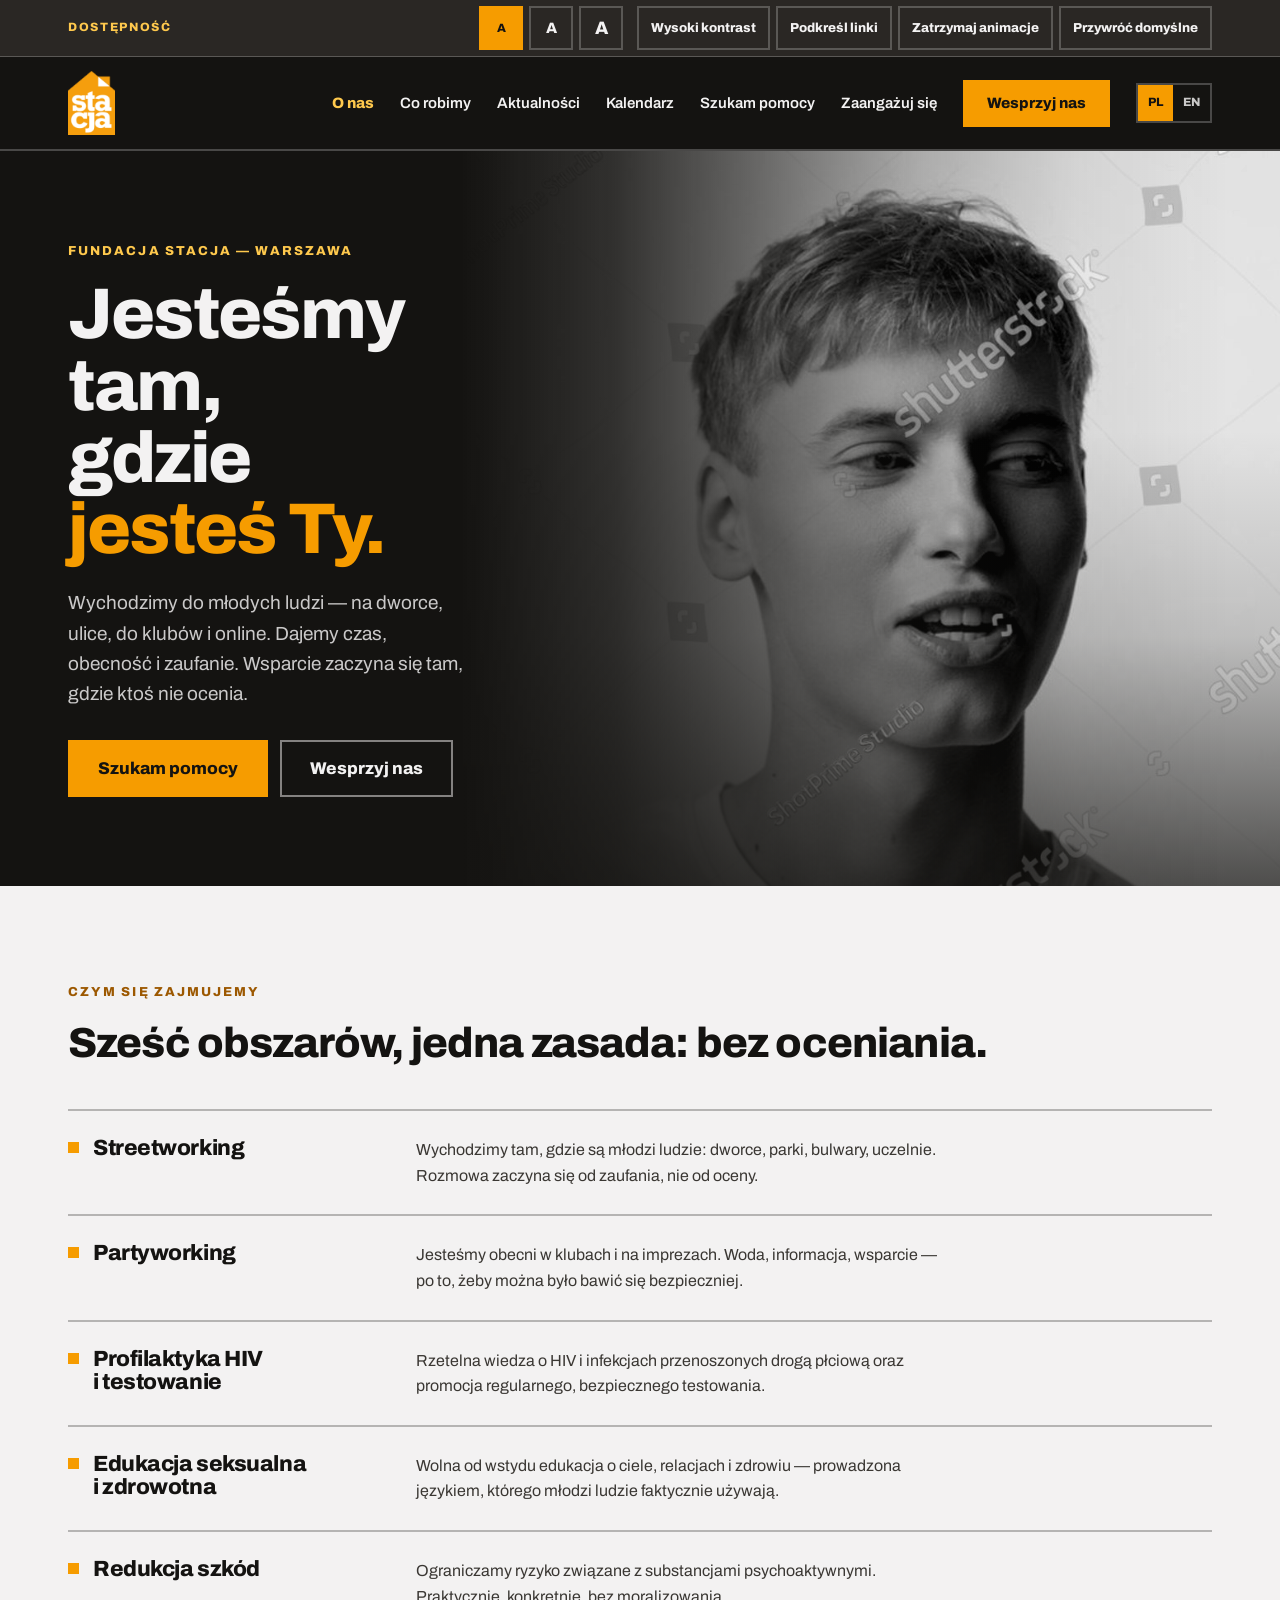
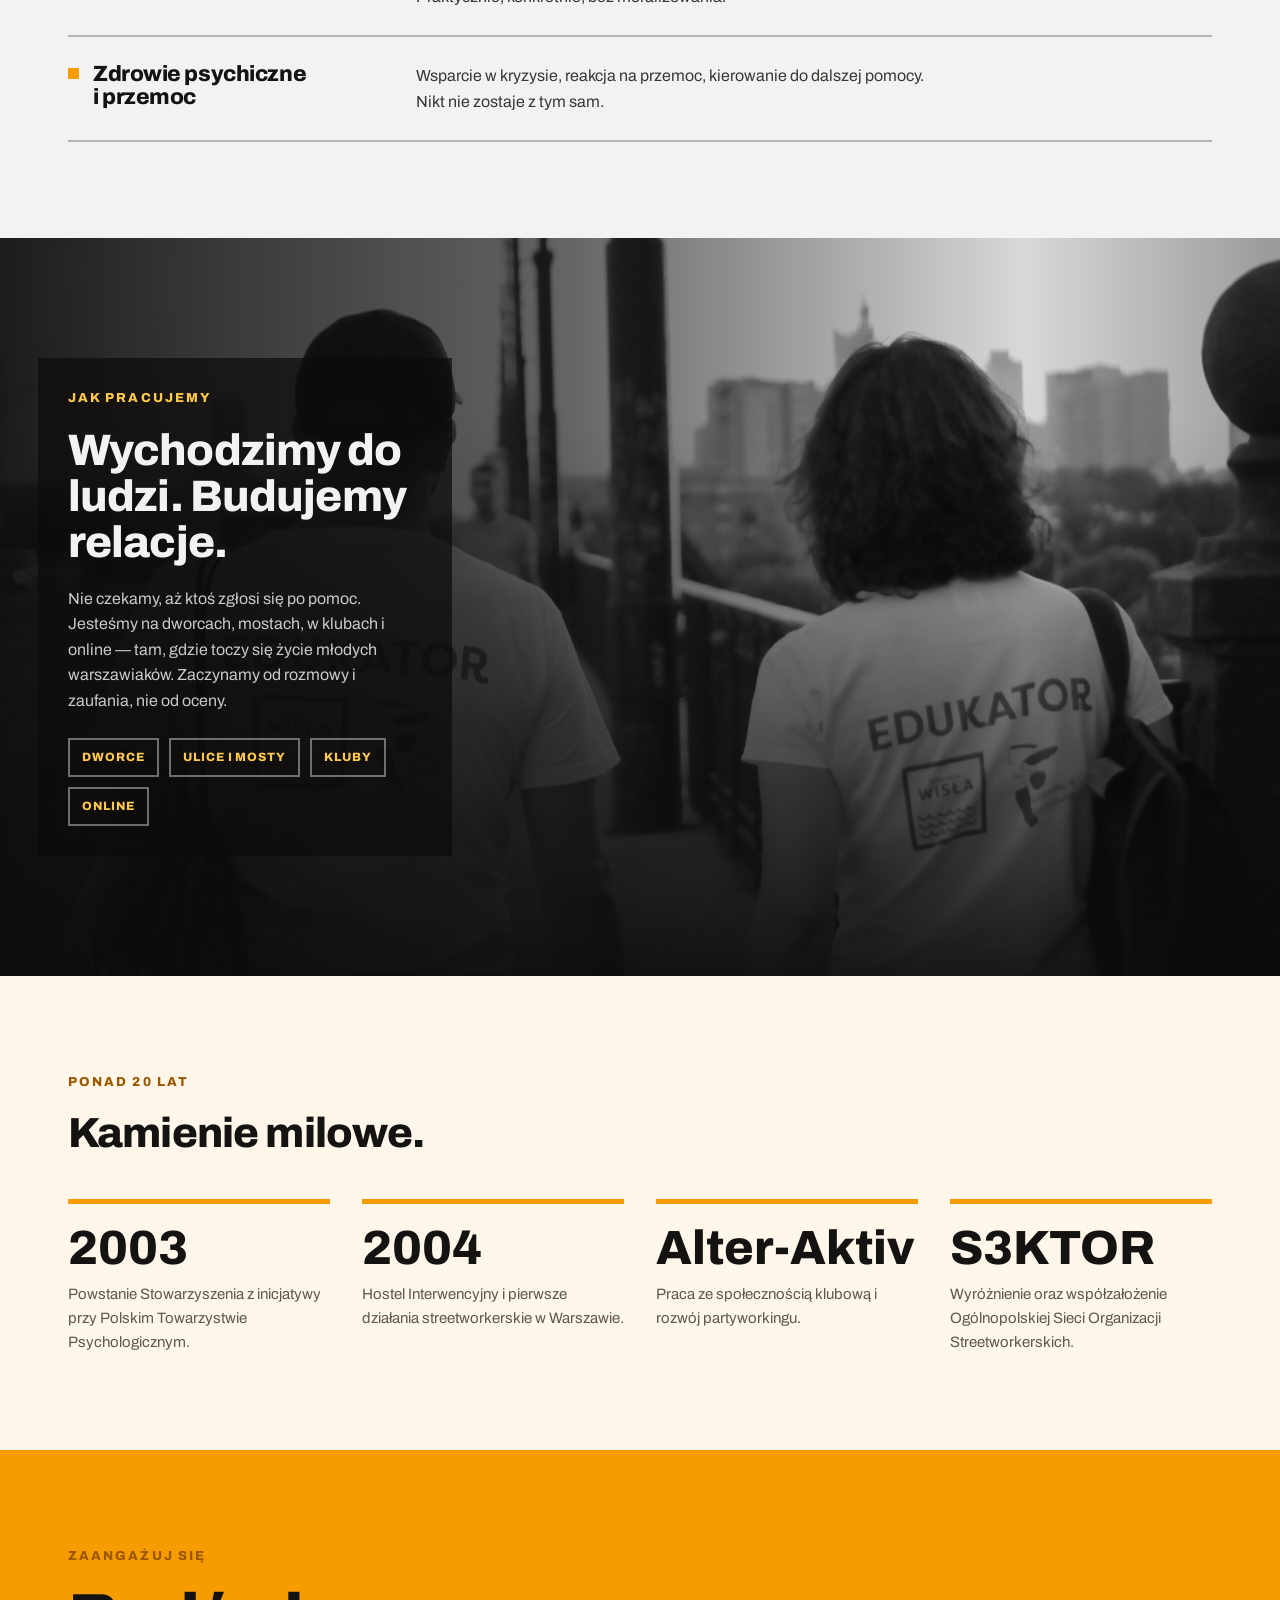
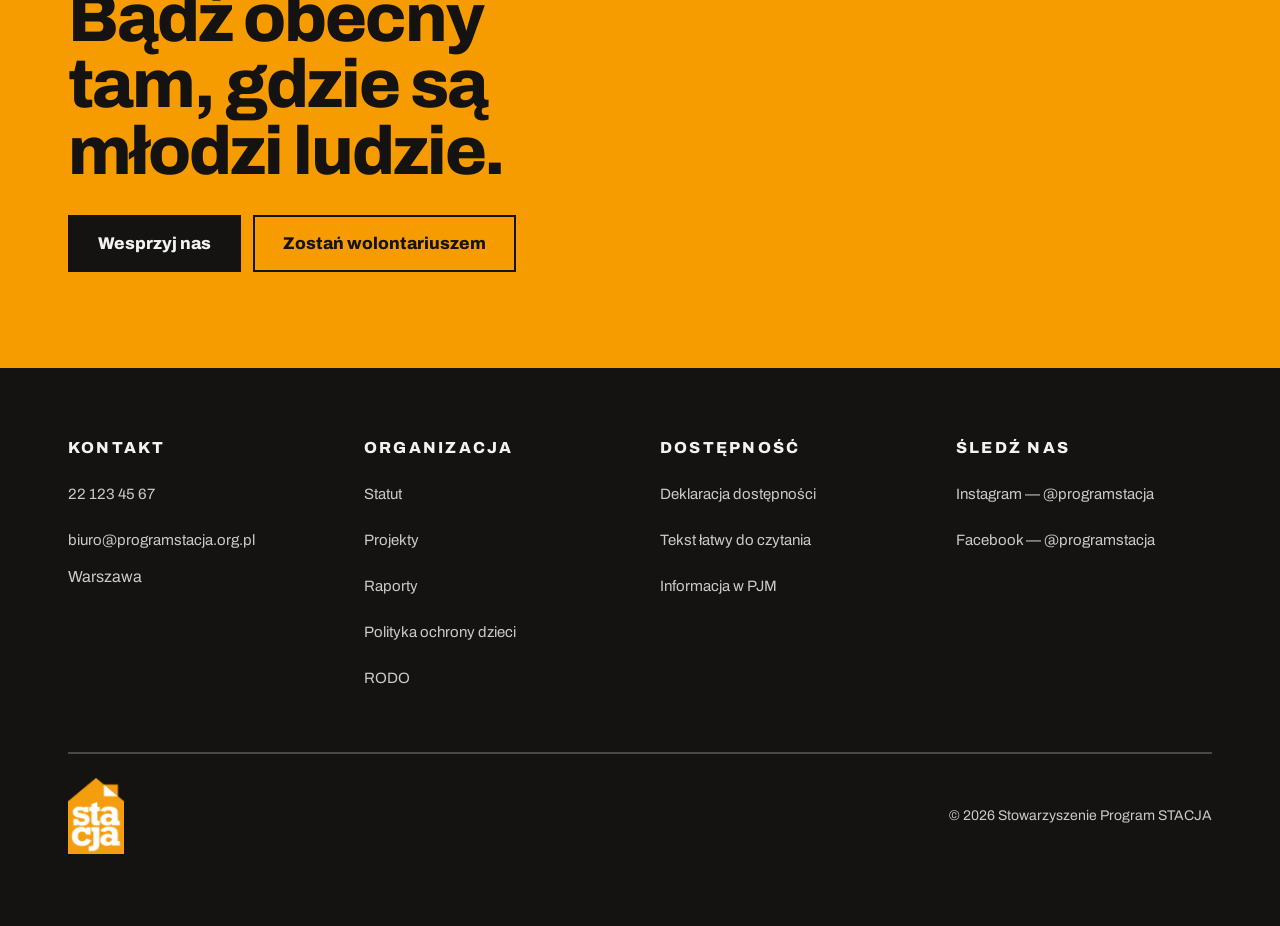
<file: index.html>
<!DOCTYPE html>
<html lang="pl">
<head>
<meta charset="utf-8">
<meta name="viewport" content="width=device-width, initial-scale=1">
<title>Program STACJA — jesteśmy tam, gdzie jesteś ty</title>
<meta name="description" content="Stowarzyszenie Program STACJA. Streetworking, partyworking i wsparcie młodych ludzi w Warszawie od 2003 roku. Bez oceniania.">
<link rel="stylesheet" href="assets/css/stacja.css">
</head>
<body>

<a class="skip" href="#main">Przejdź do treści</a>

<!-- ===== Pasek dostępności ===== -->
<div class="a11y">
  <div class="a11y__inner">
    <span class="a11y__label" id="a11y-label">Dostępność</span>

    <div class="a11y__group" role="group" aria-labelledby="a11y-size-label">
      <span class="sr-only" id="a11y-size-label">Rozmiar tekstu</span>
      <button type="button" class="a11y__btn a11y__btn--a1" data-a11y-size="1" aria-pressed="true">A<span class="sr-only"> — rozmiar standardowy</span></button>
      <button type="button" class="a11y__btn a11y__btn--a2" data-a11y-size="2" aria-pressed="false">A<span class="sr-only"> — tekst powiększony o jedną czwartą</span></button>
      <button type="button" class="a11y__btn a11y__btn--a3" data-a11y-size="3" aria-pressed="false">A<span class="sr-only"> — tekst powiększony o połowę</span></button>
    </div>

    <div class="a11y__group">
      <button type="button" class="a11y__btn" data-a11y="contrast" aria-pressed="false">Wysoki kontrast</button>
      <button type="button" class="a11y__btn" data-a11y="underline" aria-pressed="false">Podkreśl linki</button>
      <button type="button" class="a11y__btn" data-a11y="motion" aria-pressed="false">Zatrzymaj animacje</button>
      <button type="button" class="a11y__btn" data-a11y="reset">Przywróć domyślne</button>
    </div>
  </div>
</div>

<!-- ===== Nawigacja ===== -->
<header>
<nav class="nav" aria-label="Nawigacja główna">
  <div class="nav__inner">
    <a class="nav__brand" href="index.html">
      <img src="assets/img/logo-stacja.png" alt="Program STACJA — strona główna">
    </a>

    <button type="button" class="nav__toggle" aria-expanded="false" aria-controls="nav-panel">
      <span class="bars" aria-hidden="true"></span>
      <span class="nav__toggle-text">Menu</span>
    </button>

    <div class="nav__panel" id="nav-panel">
      <ul class="nav__list">
        <li><a class="nav__link" href="index.html" aria-current="page">O nas</a></li>
        <li><a class="nav__link" href="index.html#obszary">Co robimy</a></li>
        <li><a class="nav__link" href="aktualnosci.html">Aktualności</a></li>
        <li><a class="nav__link" href="kalendarz.html">Kalendarz</a></li>
        <li><a class="nav__link" href="szukam-pomocy.html">Szukam pomocy</a></li>
        <li><a class="nav__link" href="wesprzyj.html">Zaangażuj się</a></li>
      </ul>
      <div class="nav__extras">
        <a class="btn btn--fill" href="wesprzyj.html">Wesprzyj nas</a>
        <div class="lang">
          <a href="#" aria-current="true" lang="pl">PL</a>
          <a href="#" lang="en" hreflang="en"><span class="sr-only">Switch to English — </span>EN</a>
        </div>
      </div>
    </div>
  </div>
</nav>
</header>

<main id="main">

<!-- ===== Hero ===== -->
<section class="hero">
  <div class="hero__media">
    <div class="hero__photo" role="img" aria-label="Portret młodej osoby patrzącej w bok"></div>
    <div class="hero__fade" aria-hidden="true"></div>
  </div>
  <div class="hero__inner">
    <div class="hero__text">
      <span class="eyebrow eyebrow--on-dark">Fundacja Stacja — Warszawa</span>
      <h1>Jesteśmy tam,<br>gdzie <em>jesteś&nbsp;Ty.</em></h1>
      <p class="hero__lead">Wychodzimy do młodych ludzi — na dworce, ulice, do klubów i online. Dajemy czas, obecność i zaufanie. Wsparcie zaczyna się tam, gdzie ktoś nie ocenia.</p>
      <div class="hero__cta">
        <a class="btn btn--fill btn--lg" href="szukam-pomocy.html">Szukam pomocy</a>
        <a class="btn btn--ghost-dark btn--lg" href="wesprzyj.html">Wesprzyj nas</a>
      </div>
    </div>
  </div>
</section>

<!-- ===== Obszary działań ===== -->
<section class="section" id="obszary" aria-labelledby="obszary-h">
  <div class="wrap">
    <div class="section__head">
      <span class="eyebrow">Czym się zajmujemy</span>
      <h2 id="obszary-h">Sześć obszarów, jedna zasada: bez oceniania.</h2>
    </div>

    <div class="rows">
      <article class="row">
        <h3>Streetworking</h3>
        <p>Wychodzimy tam, gdzie są młodzi ludzie: dworce, parki, bulwary, uczelnie. Rozmowa zaczyna się od zaufania, nie od oceny.</p>
      </article>
      <article class="row">
        <h3>Partyworking</h3>
        <p>Jesteśmy obecni w klubach i na imprezach. Woda, informacja, wsparcie — po to, żeby można było bawić się bezpieczniej.</p>
      </article>
      <article class="row">
        <h3>Profilaktyka HIV i testowanie</h3>
        <p>Rzetelna wiedza o HIV i infekcjach przenoszonych drogą płciową oraz promocja regularnego, bezpiecznego testowania.</p>
      </article>
      <article class="row">
        <h3>Edukacja seksualna i zdrowotna</h3>
        <p>Wolna od wstydu edukacja o ciele, relacjach i zdrowiu — prowadzona językiem, którego młodzi ludzie faktycznie używają.</p>
      </article>
      <article class="row">
        <h3>Redukcja szkód</h3>
        <p>Ograniczamy ryzyko związane z substancjami psychoaktywnymi. Praktycznie, konkretnie, bez moralizowania.</p>
      </article>
      <article class="row">
        <h3>Zdrowie psychiczne i przemoc</h3>
        <p>Wsparcie w kryzysie, reakcja na przemoc, kierowanie do dalszej pomocy. Nikt nie zostaje z tym sam.</p>
      </article>
    </div>
  </div>
</section>

<!-- ===== Jak pracujemy ===== -->
<section class="band" aria-labelledby="jak-h">
  <div class="band__photo" role="img" aria-label="Edukatorzy STACJI podczas pracy w terenie na moście, w tle panorama Warszawy"></div>
  <div class="band__veil" aria-hidden="true"></div>
  <div class="band__inner">
    <div class="band__plate">
      <span class="eyebrow eyebrow--on-dark">Jak pracujemy</span>
      <h2 id="jak-h">Wychodzimy do ludzi. Budujemy relacje.</h2>
      <p>Nie czekamy, aż ktoś zgłosi się po pomoc. Jesteśmy na dworcach, mostach, w klubach i online — tam, gdzie toczy się życie młodych warszawiaków. Zaczynamy od rozmowy i zaufania, nie od oceny.</p>
      <ul class="tags" aria-label="Miejsca, w których pracujemy">
        <li class="tag">Dworce</li>
        <li class="tag">Ulice i mosty</li>
        <li class="tag">Kluby</li>
        <li class="tag">Online</li>
      </ul>
    </div>
  </div>
</section>

<!-- ===== Ponad 20 lat ===== -->
<section class="section section--warm" aria-labelledby="lata-h">
  <div class="wrap">
    <div class="section__head">
      <span class="eyebrow">Ponad 20 lat</span>
      <h2 id="lata-h">Kamienie milowe.</h2>
    </div>
    <ol class="stats">
      <li class="stat">
        <div class="stat__n">2003</div>
        <p class="stat__d">Powstanie Stowarzyszenia z inicjatywy przy Polskim Towarzystwie Psychologicznym.</p>
      </li>
      <li class="stat">
        <div class="stat__n">2004</div>
        <p class="stat__d">Hostel Interwencyjny i pierwsze działania streetworkerskie w Warszawie.</p>
      </li>
      <li class="stat">
        <div class="stat__n">Alter-Aktiv</div>
        <p class="stat__d">Praca ze społecznością klubową i rozwój partyworkingu.</p>
      </li>
      <li class="stat">
        <div class="stat__n">S3KTOR</div>
        <p class="stat__d">Wyróżnienie oraz współzałożenie Ogólnopolskiej Sieci Organizacji Streetworkerskich.</p>
      </li>
    </ol>
  </div>
</section>

<!-- ===== CTA ===== -->
<section class="section cta" aria-labelledby="cta-h">
  <div class="wrap">
    <span class="eyebrow">Zaangażuj się</span>
    <h2 id="cta-h">Bądź obecny tam, gdzie są młodzi ludzie.</h2>
    <div class="hero__cta">
      <a class="btn btn--fill btn--lg" href="wesprzyj.html">Wesprzyj nas</a>
      <a class="btn btn--ghost btn--lg" href="wesprzyj.html#wolontariat">Zostań wolontariuszem</a>
    </div>
  </div>
</section>

</main>

<!-- ===== Stopka ===== -->
<footer class="foot">
  <div class="wrap">
    <div class="foot__grid">
      <div>
        <h2>Kontakt</h2>
        <ul class="foot__links">
          <li><a href="tel:+48221234567">22 123 45 67</a></li>
          <li><a href="mailto:biuro@programstacja.org.pl">biuro@programstacja.org.pl</a></li>
          <li>Warszawa</li>
        </ul>
      </div>
      <div>
        <h3>Organizacja</h3>
        <ul class="foot__links">
          <li><a href="#">Statut</a></li>
          <li><a href="#">Projekty</a></li>
          <li><a href="#">Raporty</a></li>
          <li><a href="#">Polityka ochrony dzieci</a></li>
          <li><a href="#">RODO</a></li>
        </ul>
      </div>
      <div>
        <h3>Dostępność</h3>
        <ul class="foot__links">
          <li><a href="#">Deklaracja dostępności</a></li>
          <li><a href="szukam-pomocy.html#etr">Tekst łatwy do czytania</a></li>
          <li><a href="szukam-pomocy.html#pjm">Informacja w PJM</a></li>
        </ul>
      </div>
      <div>
        <h3>Śledź nas</h3>
        <ul class="foot__links">
          <li><a href="#">Instagram — @programstacja</a></li>
          <li><a href="#">Facebook — @programstacja</a></li>
        </ul>
      </div>
    </div>

    <div class="foot__bar">
      <img class="foot__logo" src="assets/img/logo-stacja.png" alt="">
      <span>© 2026 Stowarzyszenie Program STACJA</span>
    </div>
  </div>
</footer>

<script src="assets/js/stacja.js"></script>
</body>
</html>
</file>
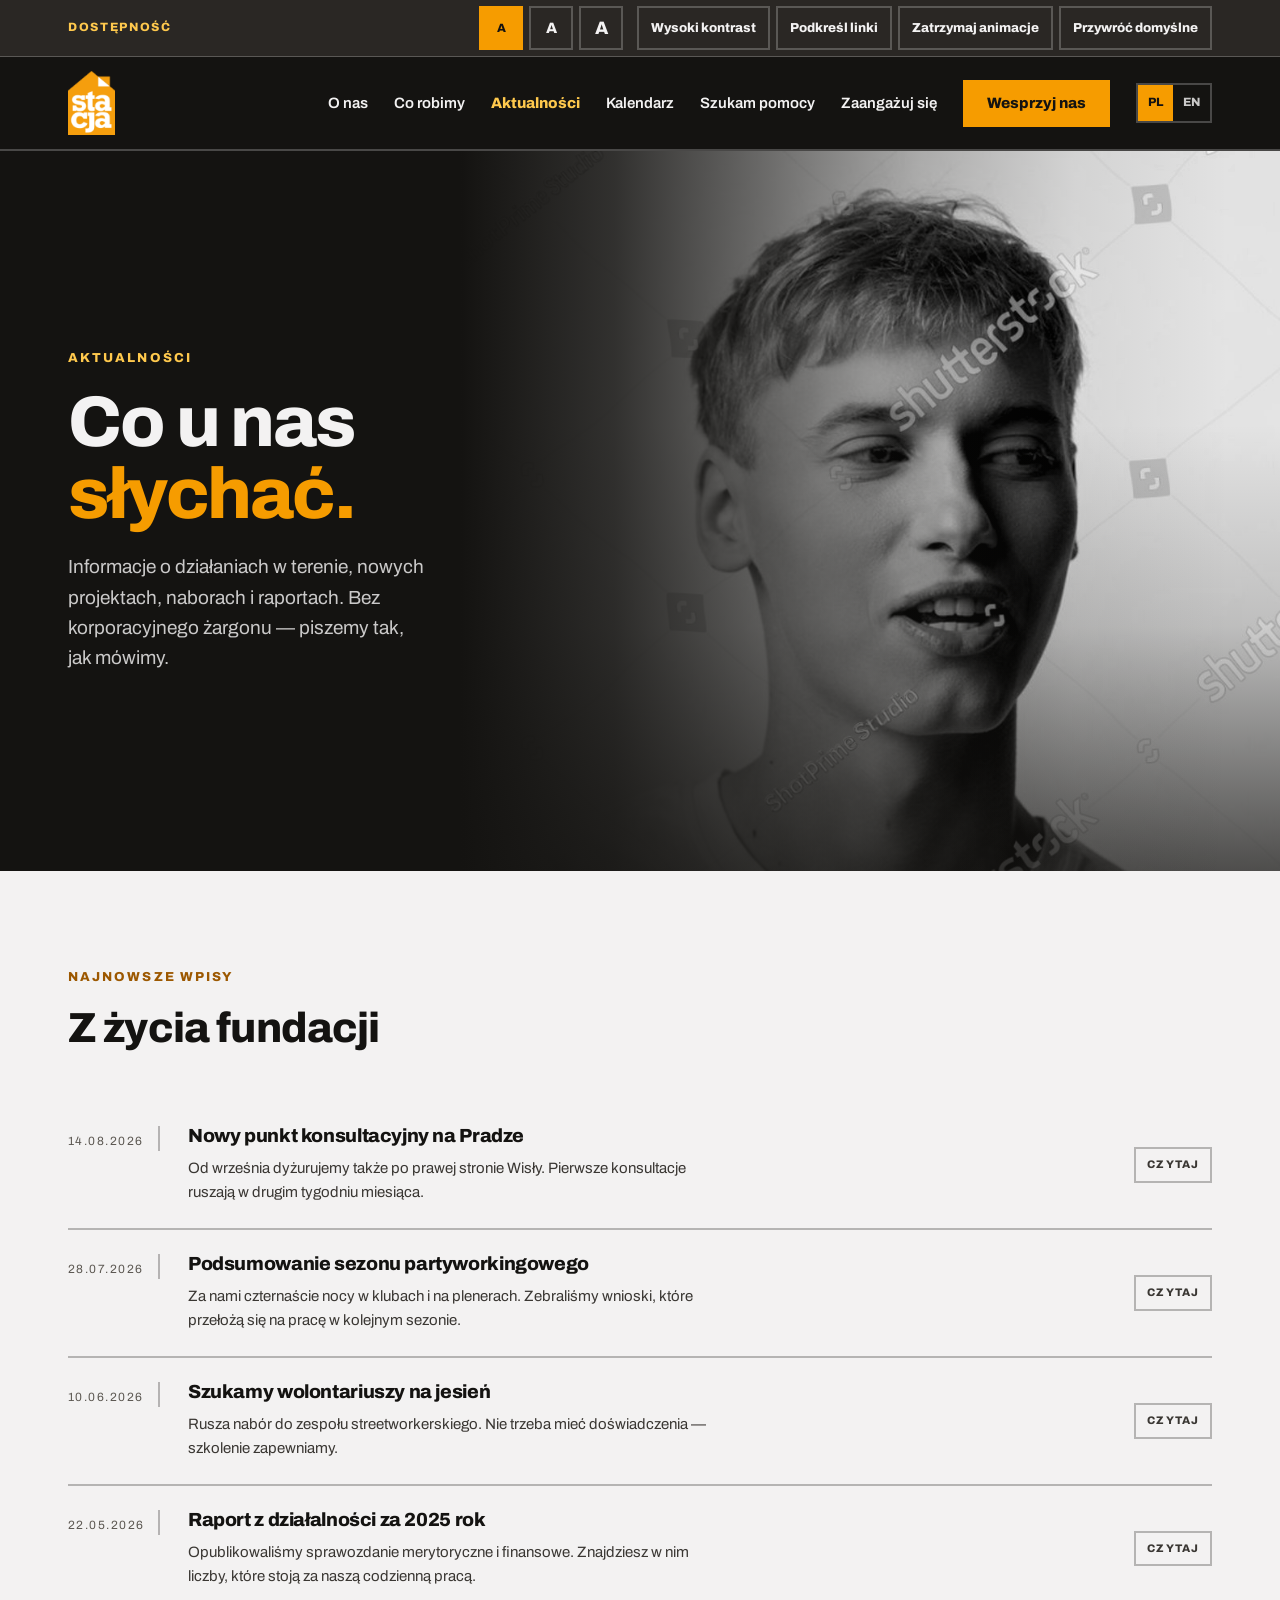
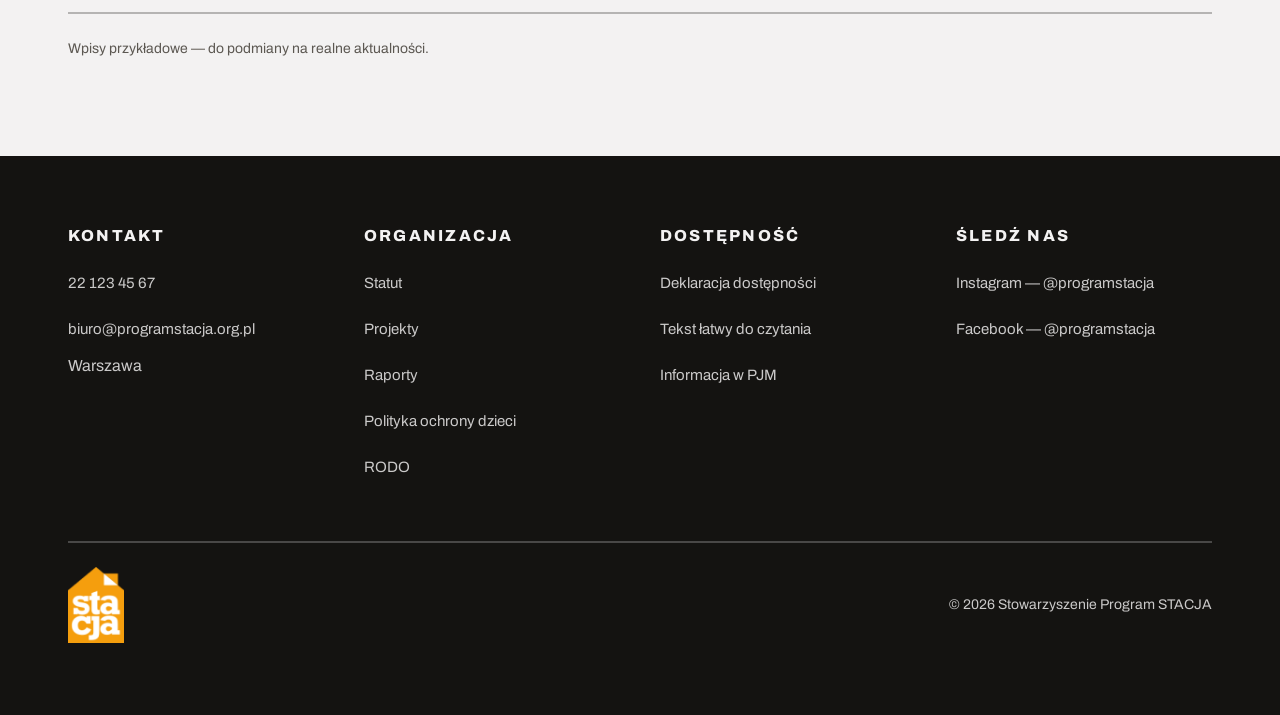
<file: aktualnosci.html>
<!DOCTYPE html>
<html lang="pl">
<head>
<meta charset="utf-8">
<meta name="viewport" content="width=device-width, initial-scale=1">
<title>Aktualności — Program STACJA</title>
<meta name="description" content="Aktualności Fundacji Stacja — informacje o działaniach, projektach i wydarzeniach.">
<link rel="stylesheet" href="assets/css/stacja.css">
</head>
<body>

<a class="skip" href="#main">Przejdź do treści</a>

<!-- ===== Pasek dostępności ===== -->
<div class="a11y">
  <div class="a11y__inner">
    <span class="a11y__label" id="a11y-label">Dostępność</span>

    <div class="a11y__group" role="group" aria-labelledby="a11y-size-label">
      <span class="sr-only" id="a11y-size-label">Rozmiar tekstu</span>
      <button type="button" class="a11y__btn a11y__btn--a1" data-a11y-size="1" aria-pressed="true">A<span class="sr-only"> — rozmiar standardowy</span></button>
      <button type="button" class="a11y__btn a11y__btn--a2" data-a11y-size="2" aria-pressed="false">A<span class="sr-only"> — tekst powiększony o jedną czwartą</span></button>
      <button type="button" class="a11y__btn a11y__btn--a3" data-a11y-size="3" aria-pressed="false">A<span class="sr-only"> — tekst powiększony o połowę</span></button>
    </div>

    <div class="a11y__group">
      <button type="button" class="a11y__btn" data-a11y="contrast" aria-pressed="false">Wysoki kontrast</button>
      <button type="button" class="a11y__btn" data-a11y="underline" aria-pressed="false">Podkreśl linki</button>
      <button type="button" class="a11y__btn" data-a11y="motion" aria-pressed="false">Zatrzymaj animacje</button>
      <button type="button" class="a11y__btn" data-a11y="reset">Przywróć domyślne</button>
    </div>
  </div>
</div>

<!-- ===== Nawigacja ===== -->
<header>
<nav class="nav" aria-label="Nawigacja główna">
  <div class="nav__inner">
    <a class="nav__brand" href="index.html">
      <img src="assets/img/logo-stacja.png" alt="Program STACJA — strona główna">
    </a>

    <button type="button" class="nav__toggle" aria-expanded="false" aria-controls="nav-panel">
      <span class="bars" aria-hidden="true"></span>
      <span class="nav__toggle-text">Menu</span>
    </button>

    <div class="nav__panel" id="nav-panel">
      <ul class="nav__list">
        <li><a class="nav__link" href="index.html">O nas</a></li>
        <li><a class="nav__link" href="index.html#obszary">Co robimy</a></li>
        <li><a class="nav__link" href="aktualnosci.html" aria-current="page">Aktualności</a></li>
        <li><a class="nav__link" href="kalendarz.html">Kalendarz</a></li>
        <li><a class="nav__link" href="szukam-pomocy.html">Szukam pomocy</a></li>
        <li><a class="nav__link" href="wesprzyj.html">Zaangażuj się</a></li>
      </ul>
      <div class="nav__extras">
        <a class="btn btn--fill" href="wesprzyj.html">Wesprzyj nas</a>
        <div class="lang">
          <a href="#" aria-current="true" lang="pl">PL</a>
          <a href="#" lang="en" hreflang="en"><span class="sr-only">Switch to English — </span>EN</a>
        </div>
      </div>
    </div>
  </div>
</nav>
</header>

<main id="main">

<section class="hero">
  <div class="hero__media">
    <div class="hero__photo" role="img" aria-label="Portret młodej osoby patrzącej w bok"></div>
    <div class="hero__fade" aria-hidden="true"></div>
  </div>
  <div class="hero__inner">
    <div class="hero__text">
      <span class="eyebrow eyebrow--on-dark">Aktualności</span>
      <h1>Co u nas <em>słychać.</em></h1>
      <p class="hero__lead">Informacje o działaniach w terenie, nowych projektach, naborach i raportach. Bez korporacyjnego żargonu — piszemy tak, jak mówimy.</p>
    </div>
  </div>
</section>

<section class="section" aria-labelledby="wpisy-h">
  <div class="wrap">
    <div class="section__head section__head--narrow">
      <span class="eyebrow">Najnowsze wpisy</span>
      <h2 id="wpisy-h">Z życia fundacji</h2>
    </div>

    <div class="day">
      <ul class="duties">
        <li class="duty">
          <div class="duty__date"><div class="duty__dow">14.08.2026</div></div>
          <div class="duty__body">
            <h3>Nowy punkt konsultacyjny na Pradze</h3>
            <p>Od września dyżurujemy także po prawej stronie Wisły. Pierwsze konsultacje ruszają w drugim tygodniu miesiąca.</p>
          </div>
          <span class="duty__kind">Czytaj</span>
        </li>
        <li class="duty">
          <div class="duty__date"><div class="duty__dow">28.07.2026</div></div>
          <div class="duty__body">
            <h3>Podsumowanie sezonu partyworkingowego</h3>
            <p>Za nami czternaście nocy w klubach i na plenerach. Zebraliśmy wnioski, które przełożą się na pracę w kolejnym sezonie.</p>
          </div>
          <span class="duty__kind">Czytaj</span>
        </li>
        <li class="duty">
          <div class="duty__date"><div class="duty__dow">10.06.2026</div></div>
          <div class="duty__body">
            <h3>Szukamy wolontariuszy na jesień</h3>
            <p>Rusza nabór do zespołu streetworkerskiego. Nie trzeba mieć doświadczenia — szkolenie zapewniamy.</p>
          </div>
          <span class="duty__kind">Czytaj</span>
        </li>
        <li class="duty">
          <div class="duty__date"><div class="duty__dow">22.05.2026</div></div>
          <div class="duty__body">
            <h3>Raport z działalności za 2025 rok</h3>
            <p>Opublikowaliśmy sprawozdanie merytoryczne i finansowe. Znajdziesz w nim liczby, które stoją za naszą codzienną pracą.</p>
          </div>
          <span class="duty__kind">Czytaj</span>
        </li>
      </ul>
    </div>

    <p style="margin-top:24px;font-size:.875rem;color:var(--tx-quiet);max-width:62ch">Wpisy przykładowe — do podmiany na realne aktualności.</p>
  </div>
</section>

</main>

<!-- ===== Stopka ===== -->
<footer class="foot">
  <div class="wrap">
    <div class="foot__grid">
      <div>
        <h2>Kontakt</h2>
        <ul class="foot__links">
          <li><a href="tel:+48221234567">22 123 45 67</a></li>
          <li><a href="mailto:biuro@programstacja.org.pl">biuro@programstacja.org.pl</a></li>
          <li>Warszawa</li>
        </ul>
      </div>
      <div>
        <h3>Organizacja</h3>
        <ul class="foot__links">
          <li><a href="#">Statut</a></li>
          <li><a href="#">Projekty</a></li>
          <li><a href="#">Raporty</a></li>
          <li><a href="#">Polityka ochrony dzieci</a></li>
          <li><a href="#">RODO</a></li>
        </ul>
      </div>
      <div>
        <h3>Dostępność</h3>
        <ul class="foot__links">
          <li><a href="#">Deklaracja dostępności</a></li>
          <li><a href="szukam-pomocy.html#etr">Tekst łatwy do czytania</a></li>
          <li><a href="szukam-pomocy.html#pjm">Informacja w PJM</a></li>
        </ul>
      </div>
      <div>
        <h3>Śledź nas</h3>
        <ul class="foot__links">
          <li><a href="#">Instagram — @programstacja</a></li>
          <li><a href="#">Facebook — @programstacja</a></li>
        </ul>
      </div>
    </div>

    <div class="foot__bar">
      <img class="foot__logo" src="assets/img/logo-stacja.png" alt="">
      <span>© 2026 Stowarzyszenie Program STACJA</span>
    </div>
  </div>
</footer>

<script src="assets/js/stacja.js"></script>
</body>
</html>
</file>
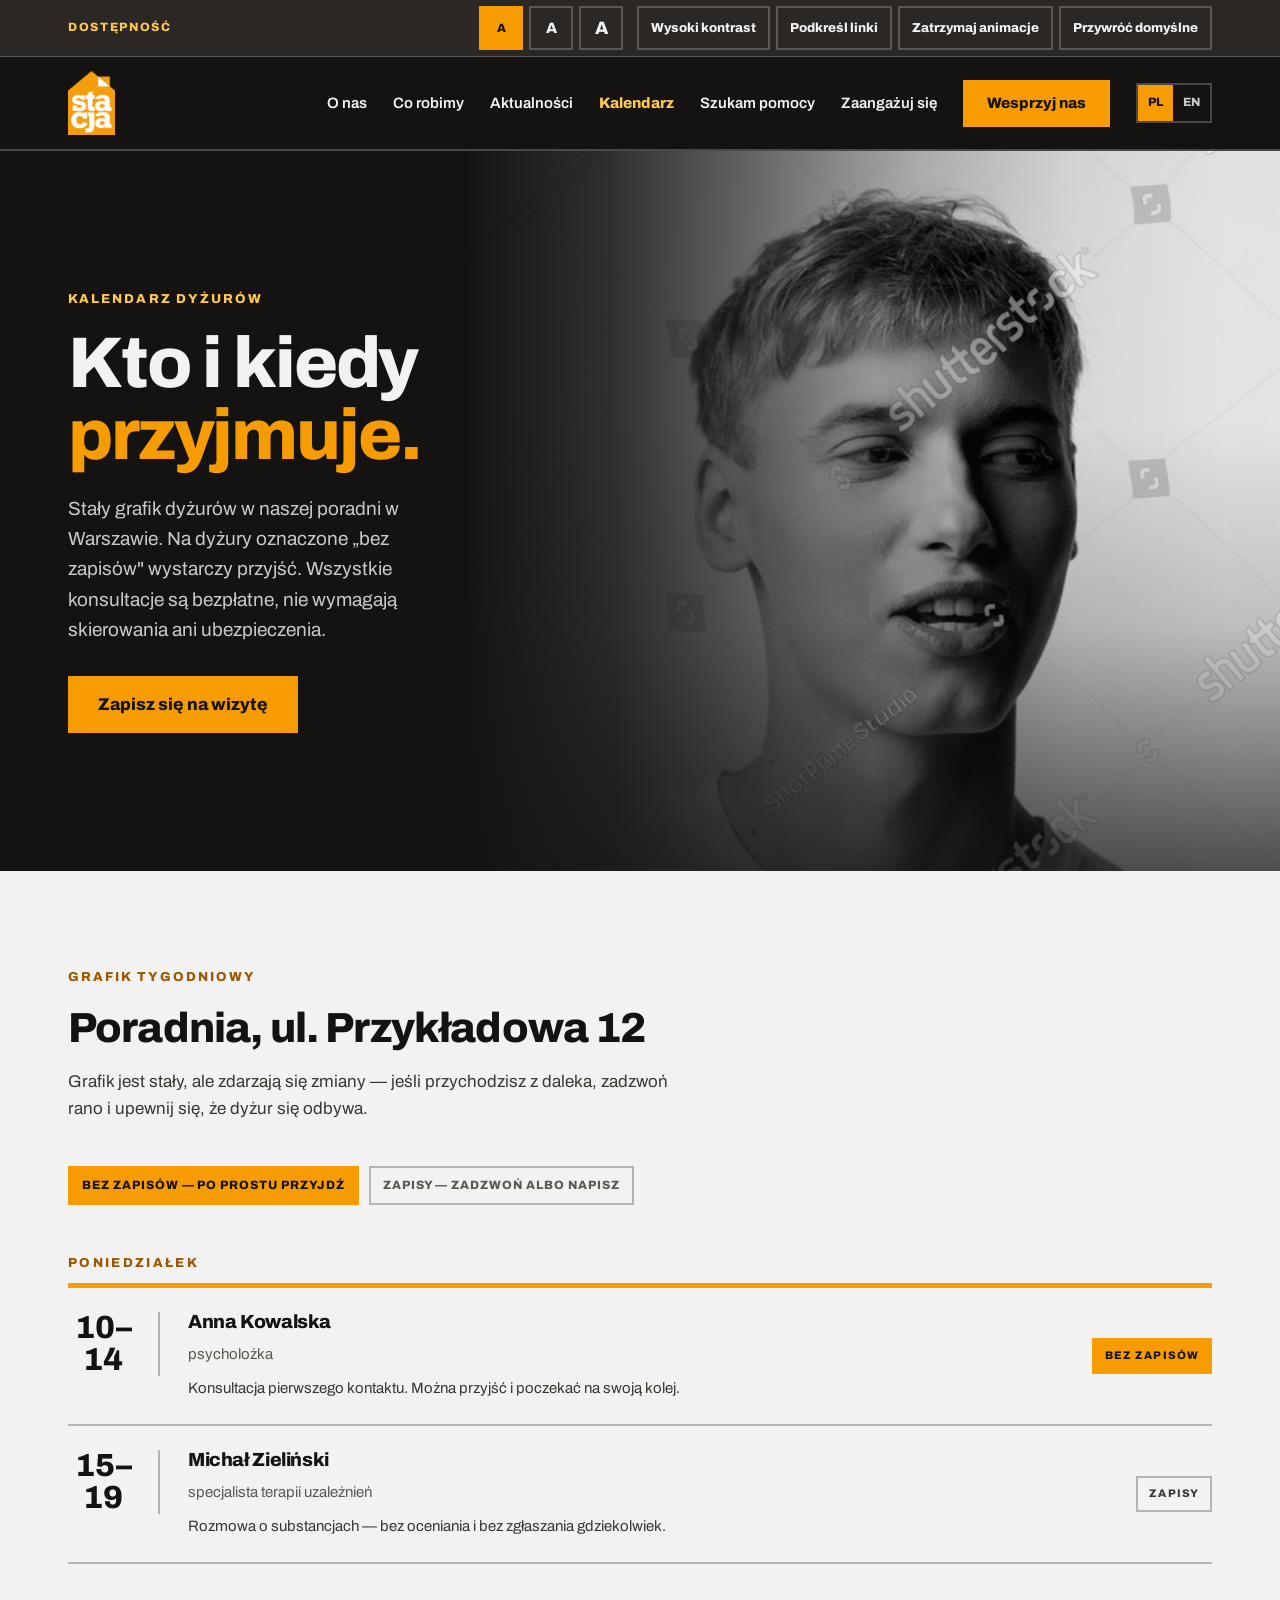
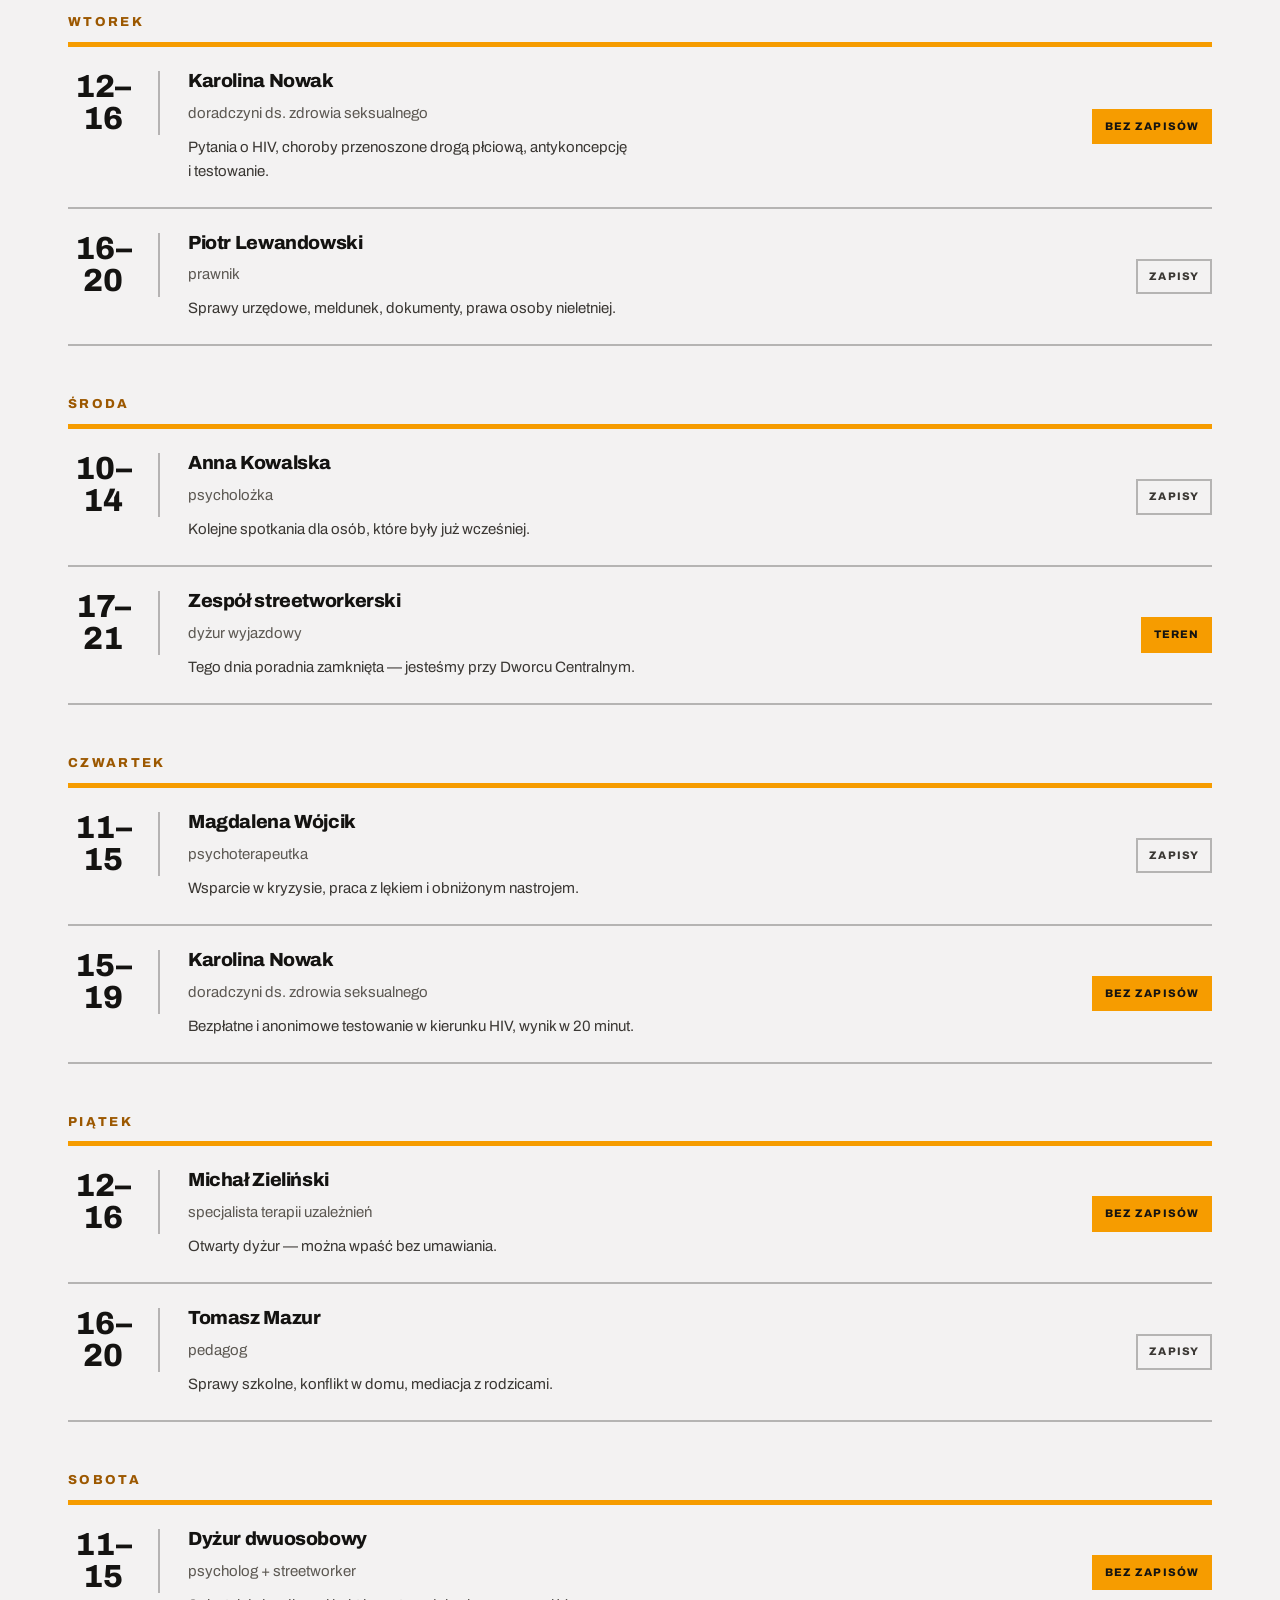
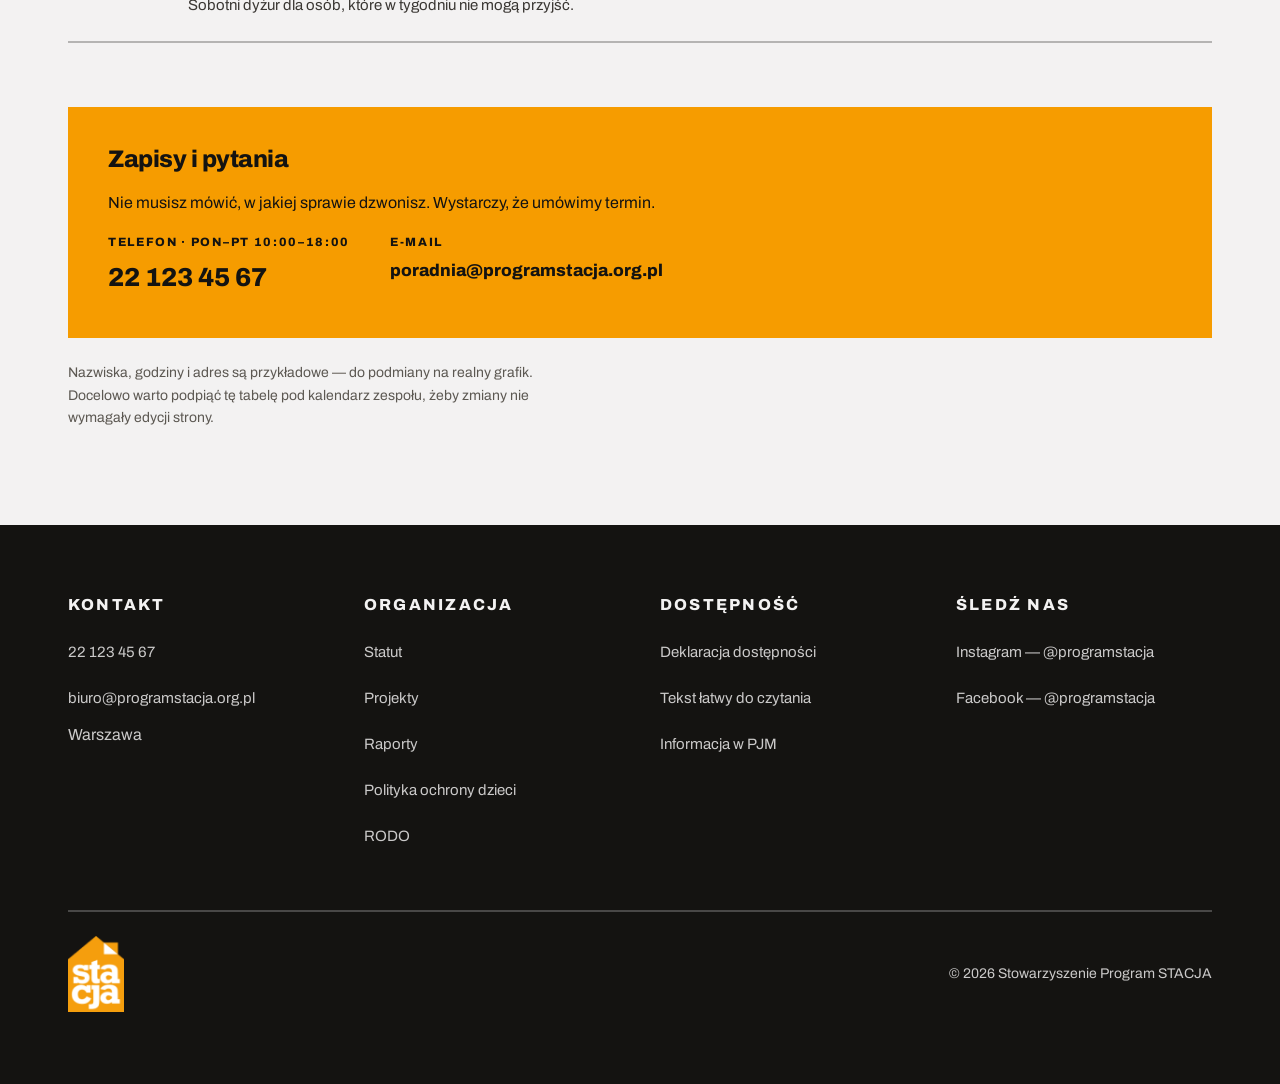
<file: kalendarz.html>
<!DOCTYPE html>
<html lang="pl">
<head>
<meta charset="utf-8">
<meta name="viewport" content="width=device-width, initial-scale=1">
<title>Kalendarz — Program STACJA</title>
<meta name="description" content="Kalendarz Programu STACJA: dyżury streetworkerskie, warsztaty, testowanie i wydarzenia otwarte w Warszawie.">
<link rel="stylesheet" href="assets/css/stacja.css">
</head>
<body>

<a class="skip" href="#main">Przejdź do treści</a>

<!-- ===== Pasek dostępności ===== -->
<div class="a11y">
  <div class="a11y__inner">
    <span class="a11y__label" id="a11y-label">Dostępność</span>

    <div class="a11y__group" role="group" aria-labelledby="a11y-size-label">
      <span class="sr-only" id="a11y-size-label">Rozmiar tekstu</span>
      <button type="button" class="a11y__btn a11y__btn--a1" data-a11y-size="1" aria-pressed="true">A<span class="sr-only"> — rozmiar standardowy</span></button>
      <button type="button" class="a11y__btn a11y__btn--a2" data-a11y-size="2" aria-pressed="false">A<span class="sr-only"> — tekst powiększony o jedną czwartą</span></button>
      <button type="button" class="a11y__btn a11y__btn--a3" data-a11y-size="3" aria-pressed="false">A<span class="sr-only"> — tekst powiększony o połowę</span></button>
    </div>

    <div class="a11y__group">
      <button type="button" class="a11y__btn" data-a11y="contrast" aria-pressed="false">Wysoki kontrast</button>
      <button type="button" class="a11y__btn" data-a11y="underline" aria-pressed="false">Podkreśl linki</button>
      <button type="button" class="a11y__btn" data-a11y="motion" aria-pressed="false">Zatrzymaj animacje</button>
      <button type="button" class="a11y__btn" data-a11y="reset">Przywróć domyślne</button>
    </div>
  </div>
</div>

<!-- ===== Nawigacja ===== -->
<header>
<nav class="nav" aria-label="Nawigacja główna">
  <div class="nav__inner">
    <a class="nav__brand" href="index.html">
      <img src="assets/img/logo-stacja.png" alt="Program STACJA — strona główna">
    </a>

    <button type="button" class="nav__toggle" aria-expanded="false" aria-controls="nav-panel">
      <span class="bars" aria-hidden="true"></span>
      <span class="nav__toggle-text">Menu</span>
    </button>

    <div class="nav__panel" id="nav-panel">
      <ul class="nav__list">
        <li><a class="nav__link" href="index.html">O nas</a></li>
        <li><a class="nav__link" href="index.html#obszary">Co robimy</a></li>
        <li><a class="nav__link" href="aktualnosci.html">Aktualności</a></li>
        <li><a class="nav__link" href="kalendarz.html" aria-current="page">Kalendarz</a></li>
        <li><a class="nav__link" href="szukam-pomocy.html">Szukam pomocy</a></li>
        <li><a class="nav__link" href="wesprzyj.html">Zaangażuj się</a></li>
      </ul>
      <div class="nav__extras">
        <a class="btn btn--fill" href="wesprzyj.html">Wesprzyj nas</a>
        <div class="lang">
          <a href="#" aria-current="true" lang="pl">PL</a>
          <a href="#" lang="en" hreflang="en"><span class="sr-only">Switch to English — </span>EN</a>
        </div>
      </div>
    </div>
  </div>
</nav>
</header>

<main id="main">

<section class="hero">
  <div class="hero__media">
    <div class="hero__photo hero__photo--blisko" role="img" aria-label="Portret młodej osoby patrzącej w bok"></div>
    <div class="hero__fade" aria-hidden="true"></div>
  </div>
  <div class="hero__inner">
    <div class="hero__text">
      <span class="eyebrow eyebrow--on-dark">Kalendarz dyżurów</span>
      <h1>Kto i kiedy <em>przyjmuje.</em></h1>
      <p class="hero__lead">Stały grafik dyżurów w naszej poradni w Warszawie. Na dyżury oznaczone „bez zapisów" wystarczy przyjść. Wszystkie konsultacje są bezpłatne, nie wymagają skierowania ani ubezpieczenia.</p>
      <div class="hero__cta">
        <a class="btn btn--fill btn--lg" href="#zapisy">Zapisz się na wizytę</a>
      </div>
    </div>
  </div>
</section>

<section class="section" aria-labelledby="grafik-h">
  <div class="wrap">
    <div class="section__head section__head--narrow">
      <span class="eyebrow">Grafik tygodniowy</span>
      <h2 id="grafik-h">Poradnia, ul. Przykładowa 12</h2>
      <p class="section__intro">Grafik jest stały, ale zdarzają się zmiany — jeśli przychodzisz z daleka, zadzwoń rano i upewnij się, że dyżur się odbywa.</p>
    </div>

    <ul class="tags" style="margin-top:0;margin-bottom:8px">
      <li class="tag" style="border-color:var(--brand);background:var(--brand);color:var(--ink)">Bez zapisów — po prostu przyjdź</li>
      <li class="tag" style="border-color:var(--rule);color:var(--tx-quiet)">Zapisy — zadzwoń albo napisz</li>
    </ul>

    <div class="day">
      <h2 class="day__name">Poniedziałek</h2>
      <ul class="duties">
        <li class="duty">
          <div class="duty__date"><div class="duty__day">10–14</div></div>
          <div class="duty__body">
            <h3>Anna Kowalska</h3>
            <p class="duty__meta"><span>psycholożka</span></p>
            <p>Konsultacja pierwszego kontaktu. Można przyjść i poczekać na swoją kolej.</p>
          </div>
          <span class="duty__kind duty__kind--open">Bez zapisów</span>
        </li>
        <li class="duty">
          <div class="duty__date"><div class="duty__day">15–19</div></div>
          <div class="duty__body">
            <h3>Michał Zieliński</h3>
            <p class="duty__meta"><span>specjalista terapii uzależnień</span></p>
            <p>Rozmowa o substancjach — bez oceniania i bez zgłaszania gdziekolwiek.</p>
          </div>
          <span class="duty__kind">Zapisy</span>
        </li>
      </ul>
    </div>

    <div class="day">
      <h2 class="day__name">Wtorek</h2>
      <ul class="duties">
        <li class="duty">
          <div class="duty__date"><div class="duty__day">12–16</div></div>
          <div class="duty__body">
            <h3>Karolina Nowak</h3>
            <p class="duty__meta"><span>doradczyni ds. zdrowia seksualnego</span></p>
            <p>Pytania o HIV, choroby przenoszone drogą płciową, antykoncepcję i testowanie.</p>
          </div>
          <span class="duty__kind duty__kind--open">Bez zapisów</span>
        </li>
        <li class="duty">
          <div class="duty__date"><div class="duty__day">16–20</div></div>
          <div class="duty__body">
            <h3>Piotr Lewandowski</h3>
            <p class="duty__meta"><span>prawnik</span></p>
            <p>Sprawy urzędowe, meldunek, dokumenty, prawa osoby nieletniej.</p>
          </div>
          <span class="duty__kind">Zapisy</span>
        </li>
      </ul>
    </div>

    <div class="day">
      <h2 class="day__name">Środa</h2>
      <ul class="duties">
        <li class="duty">
          <div class="duty__date"><div class="duty__day">10–14</div></div>
          <div class="duty__body">
            <h3>Anna Kowalska</h3>
            <p class="duty__meta"><span>psycholożka</span></p>
            <p>Kolejne spotkania dla osób, które były już wcześniej.</p>
          </div>
          <span class="duty__kind">Zapisy</span>
        </li>
        <li class="duty">
          <div class="duty__date"><div class="duty__day">17–21</div></div>
          <div class="duty__body">
            <h3>Zespół streetworkerski</h3>
            <p class="duty__meta"><span>dyżur wyjazdowy</span></p>
            <p>Tego dnia poradnia zamknięta — jesteśmy przy Dworcu Centralnym.</p>
          </div>
          <span class="duty__kind duty__kind--open">Teren</span>
        </li>
      </ul>
    </div>

    <div class="day">
      <h2 class="day__name">Czwartek</h2>
      <ul class="duties">
        <li class="duty">
          <div class="duty__date"><div class="duty__day">11–15</div></div>
          <div class="duty__body">
            <h3>Magdalena Wójcik</h3>
            <p class="duty__meta"><span>psychoterapeutka</span></p>
            <p>Wsparcie w kryzysie, praca z lękiem i obniżonym nastrojem.</p>
          </div>
          <span class="duty__kind">Zapisy</span>
        </li>
        <li class="duty">
          <div class="duty__date"><div class="duty__day">15–19</div></div>
          <div class="duty__body">
            <h3>Karolina Nowak</h3>
            <p class="duty__meta"><span>doradczyni ds. zdrowia seksualnego</span></p>
            <p>Bezpłatne i anonimowe testowanie w kierunku HIV, wynik w 20 minut.</p>
          </div>
          <span class="duty__kind duty__kind--open">Bez zapisów</span>
        </li>
      </ul>
    </div>

    <div class="day">
      <h2 class="day__name">Piątek</h2>
      <ul class="duties">
        <li class="duty">
          <div class="duty__date"><div class="duty__day">12–16</div></div>
          <div class="duty__body">
            <h3>Michał Zieliński</h3>
            <p class="duty__meta"><span>specjalista terapii uzależnień</span></p>
            <p>Otwarty dyżur — można wpaść bez umawiania.</p>
          </div>
          <span class="duty__kind duty__kind--open">Bez zapisów</span>
        </li>
        <li class="duty">
          <div class="duty__date"><div class="duty__day">16–20</div></div>
          <div class="duty__body">
            <h3>Tomasz Mazur</h3>
            <p class="duty__meta"><span>pedagog</span></p>
            <p>Sprawy szkolne, konflikt w domu, mediacja z rodzicami.</p>
          </div>
          <span class="duty__kind">Zapisy</span>
        </li>
      </ul>
    </div>

    <div class="day">
      <h2 class="day__name">Sobota</h2>
      <ul class="duties">
        <li class="duty">
          <div class="duty__date"><div class="duty__day">11–15</div></div>
          <div class="duty__body">
            <h3>Dyżur dwuosobowy</h3>
            <p class="duty__meta"><span>psycholog + streetworker</span></p>
            <p>Sobotni dyżur dla osób, które w tygodniu nie mogą przyjść.</p>
          </div>
          <span class="duty__kind duty__kind--open">Bez zapisów</span>
        </li>
      </ul>
    </div>

    <div class="help" id="zapisy" style="margin-top:clamp(40px,6vw,64px)">
      <h2>Zapisy i pytania</h2>
      <p>Nie musisz mówić, w jakiej sprawie dzwonisz. Wystarczy, że umówimy termin.</p>
      <div class="help__row">
        <div class="help__item">
          <div class="help__k">Telefon · pon–pt 10:00–18:00</div>
          <div class="help__v"><a href="tel:+48221234567">22 123 45 67</a></div>
        </div>
        <div class="help__item">
          <div class="help__k">E-mail</div>
          <div class="help__v" style="font-size:1.0625rem"><a href="mailto:poradnia@programstacja.org.pl">poradnia@programstacja.org.pl</a></div>
        </div>
      </div>
    </div>

    <p style="margin-top:24px;font-size:.875rem;color:var(--tx-quiet);max-width:62ch">Nazwiska, godziny i adres są przykładowe — do podmiany na realny grafik. Docelowo warto podpiąć tę tabelę pod kalendarz zespołu, żeby zmiany nie wymagały edycji strony.</p>
  </div>
</section>

</main>

<!-- ===== Stopka ===== -->
<footer class="foot">
  <div class="wrap">
    <div class="foot__grid">
      <div>
        <h2>Kontakt</h2>
        <ul class="foot__links">
          <li><a href="tel:+48221234567">22 123 45 67</a></li>
          <li><a href="mailto:biuro@programstacja.org.pl">biuro@programstacja.org.pl</a></li>
          <li>Warszawa</li>
        </ul>
      </div>
      <div>
        <h3>Organizacja</h3>
        <ul class="foot__links">
          <li><a href="#">Statut</a></li>
          <li><a href="#">Projekty</a></li>
          <li><a href="#">Raporty</a></li>
          <li><a href="#">Polityka ochrony dzieci</a></li>
          <li><a href="#">RODO</a></li>
        </ul>
      </div>
      <div>
        <h3>Dostępność</h3>
        <ul class="foot__links">
          <li><a href="#">Deklaracja dostępności</a></li>
          <li><a href="szukam-pomocy.html#etr">Tekst łatwy do czytania</a></li>
          <li><a href="szukam-pomocy.html#pjm">Informacja w PJM</a></li>
        </ul>
      </div>
      <div>
        <h3>Śledź nas</h3>
        <ul class="foot__links">
          <li><a href="#">Instagram — @programstacja</a></li>
          <li><a href="#">Facebook — @programstacja</a></li>
        </ul>
      </div>
    </div>

    <div class="foot__bar">
      <img class="foot__logo" src="assets/img/logo-stacja.png" alt="">
      <span>© 2026 Stowarzyszenie Program STACJA</span>
    </div>
  </div>
</footer>

<script src="assets/js/stacja.js"></script>
</body>
</html>
</file>
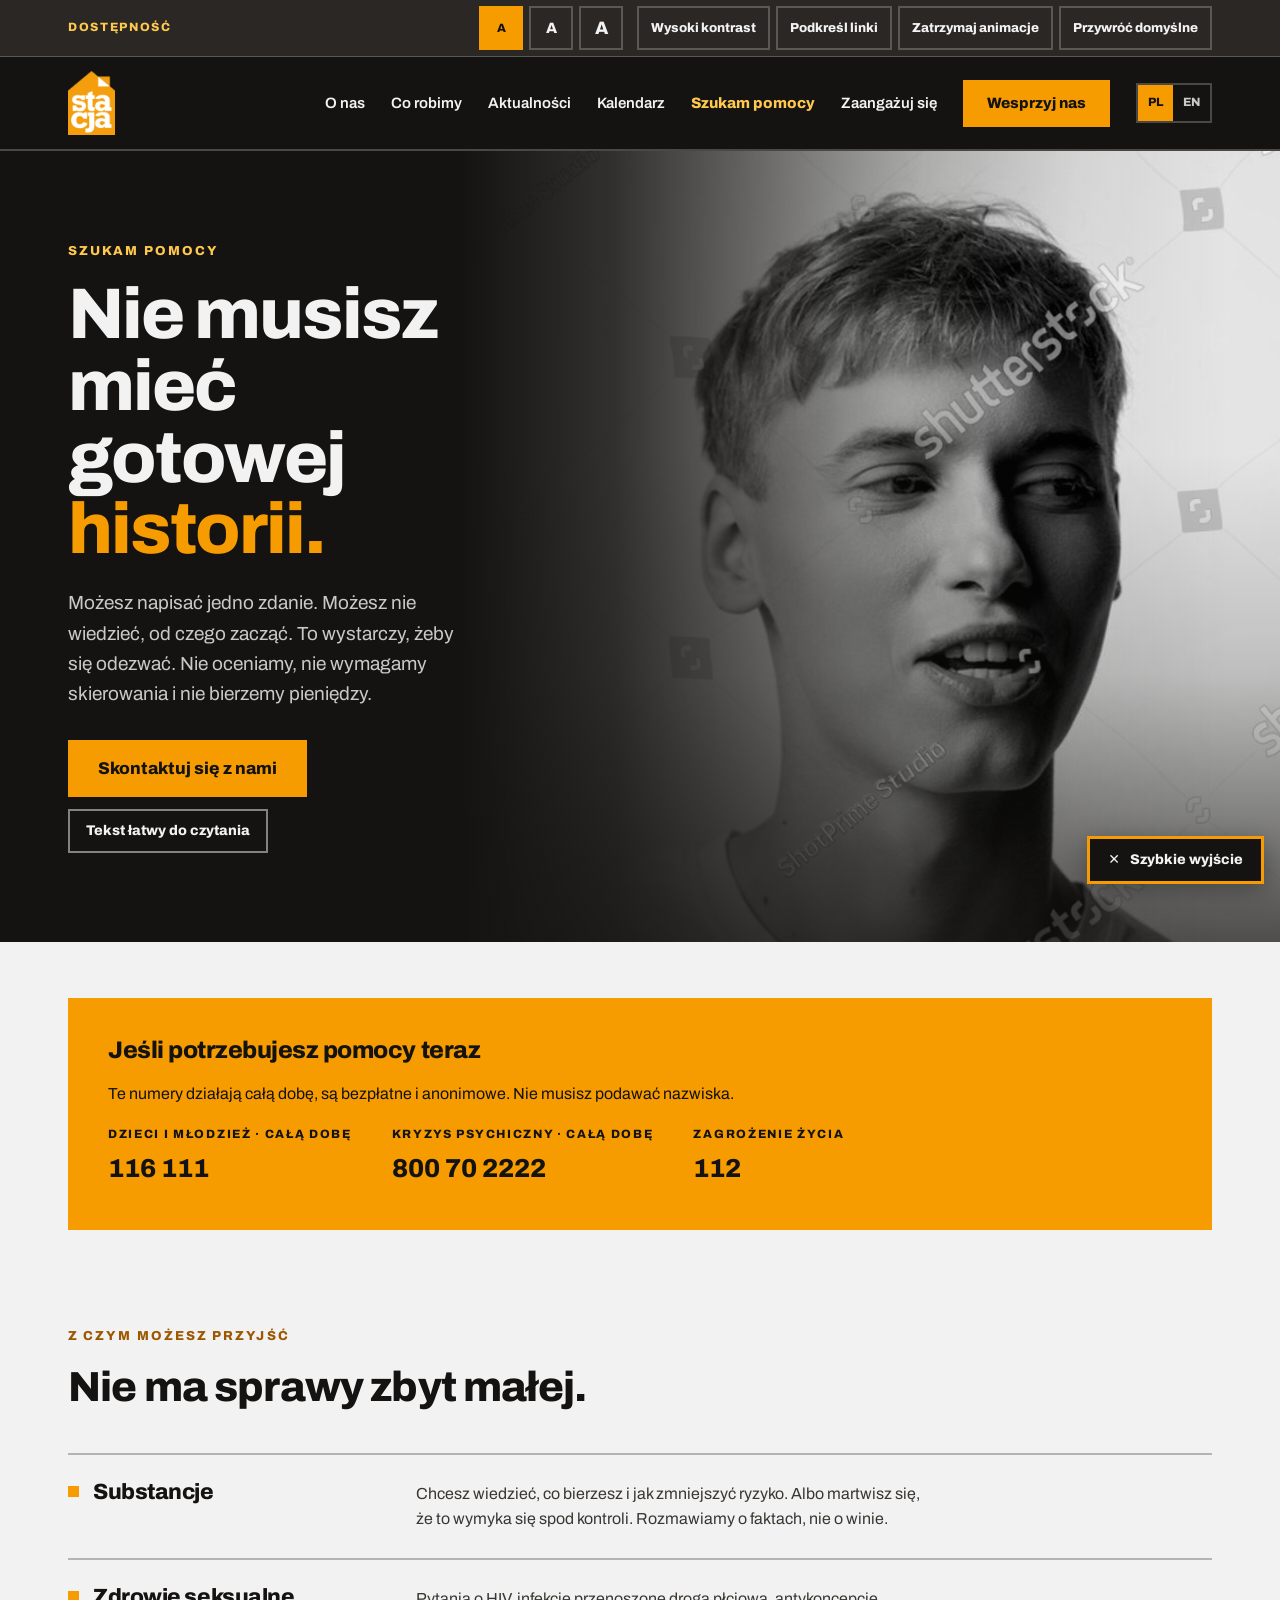
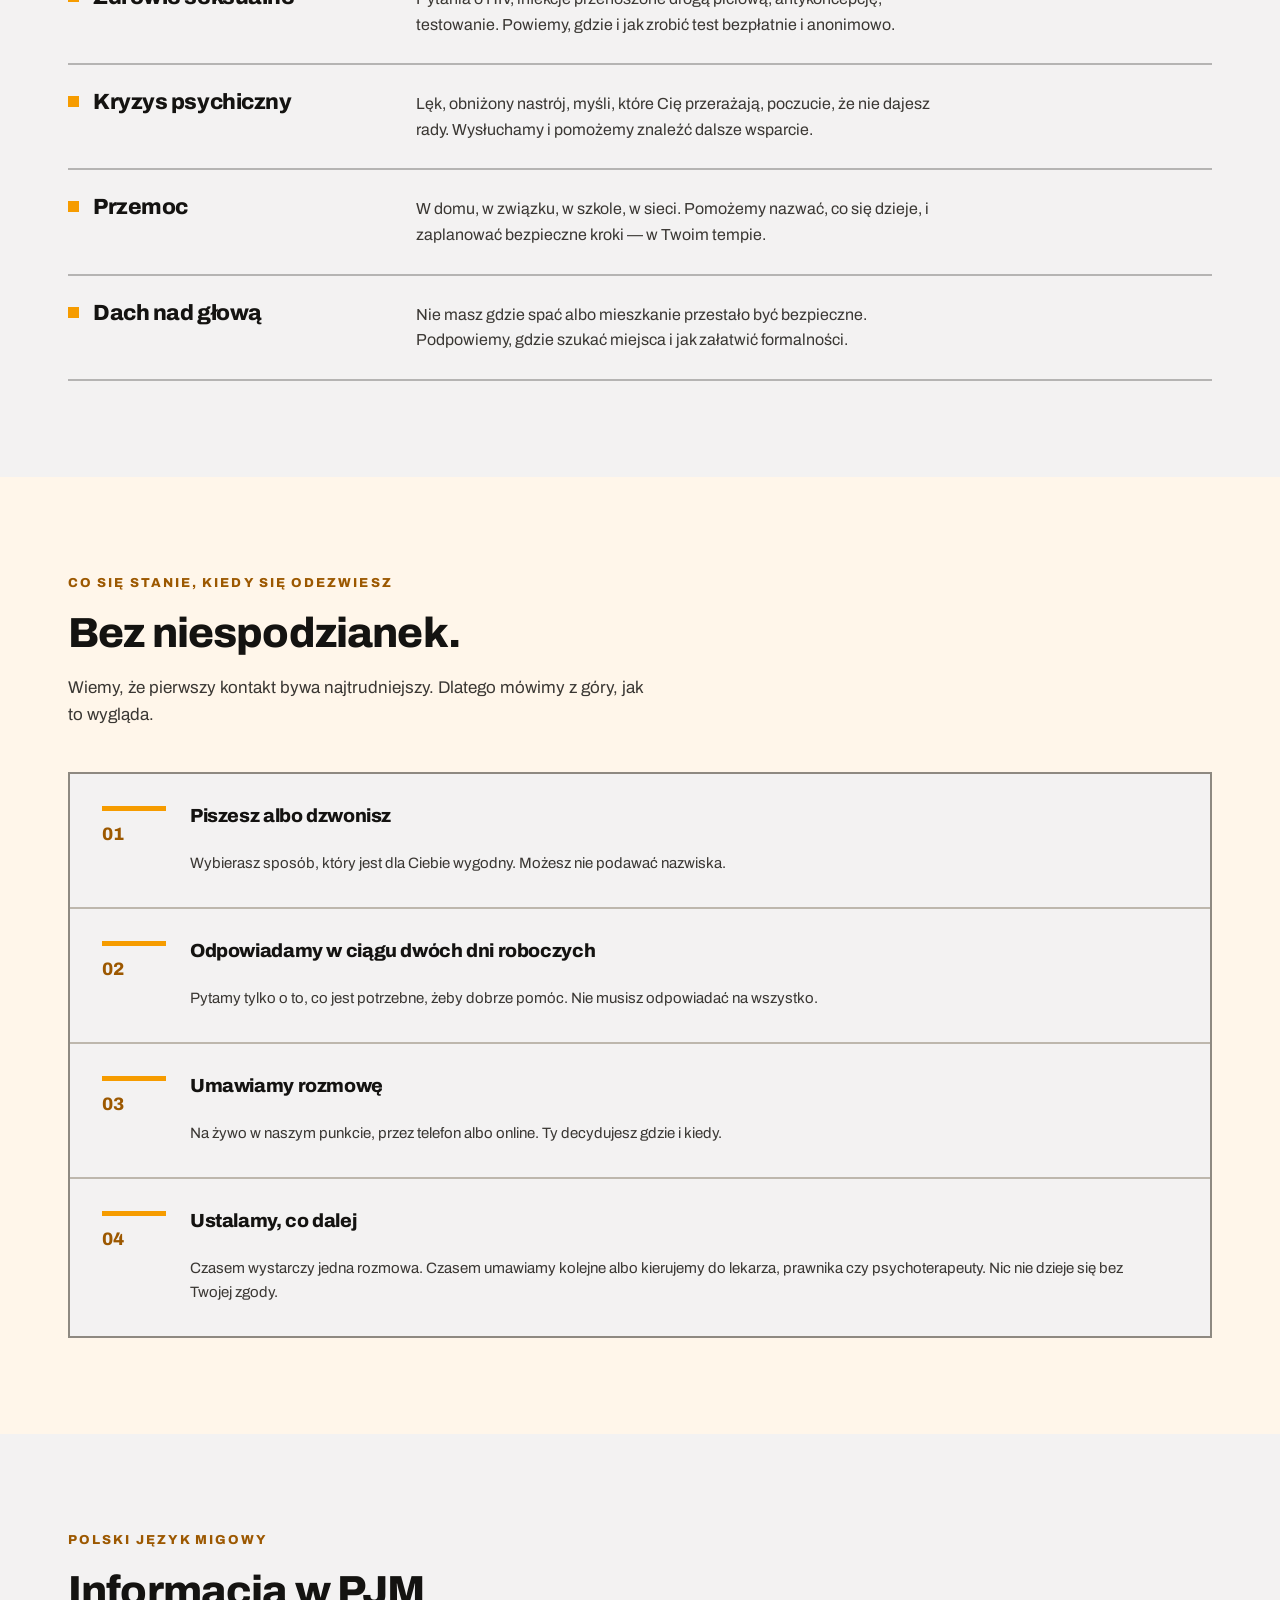
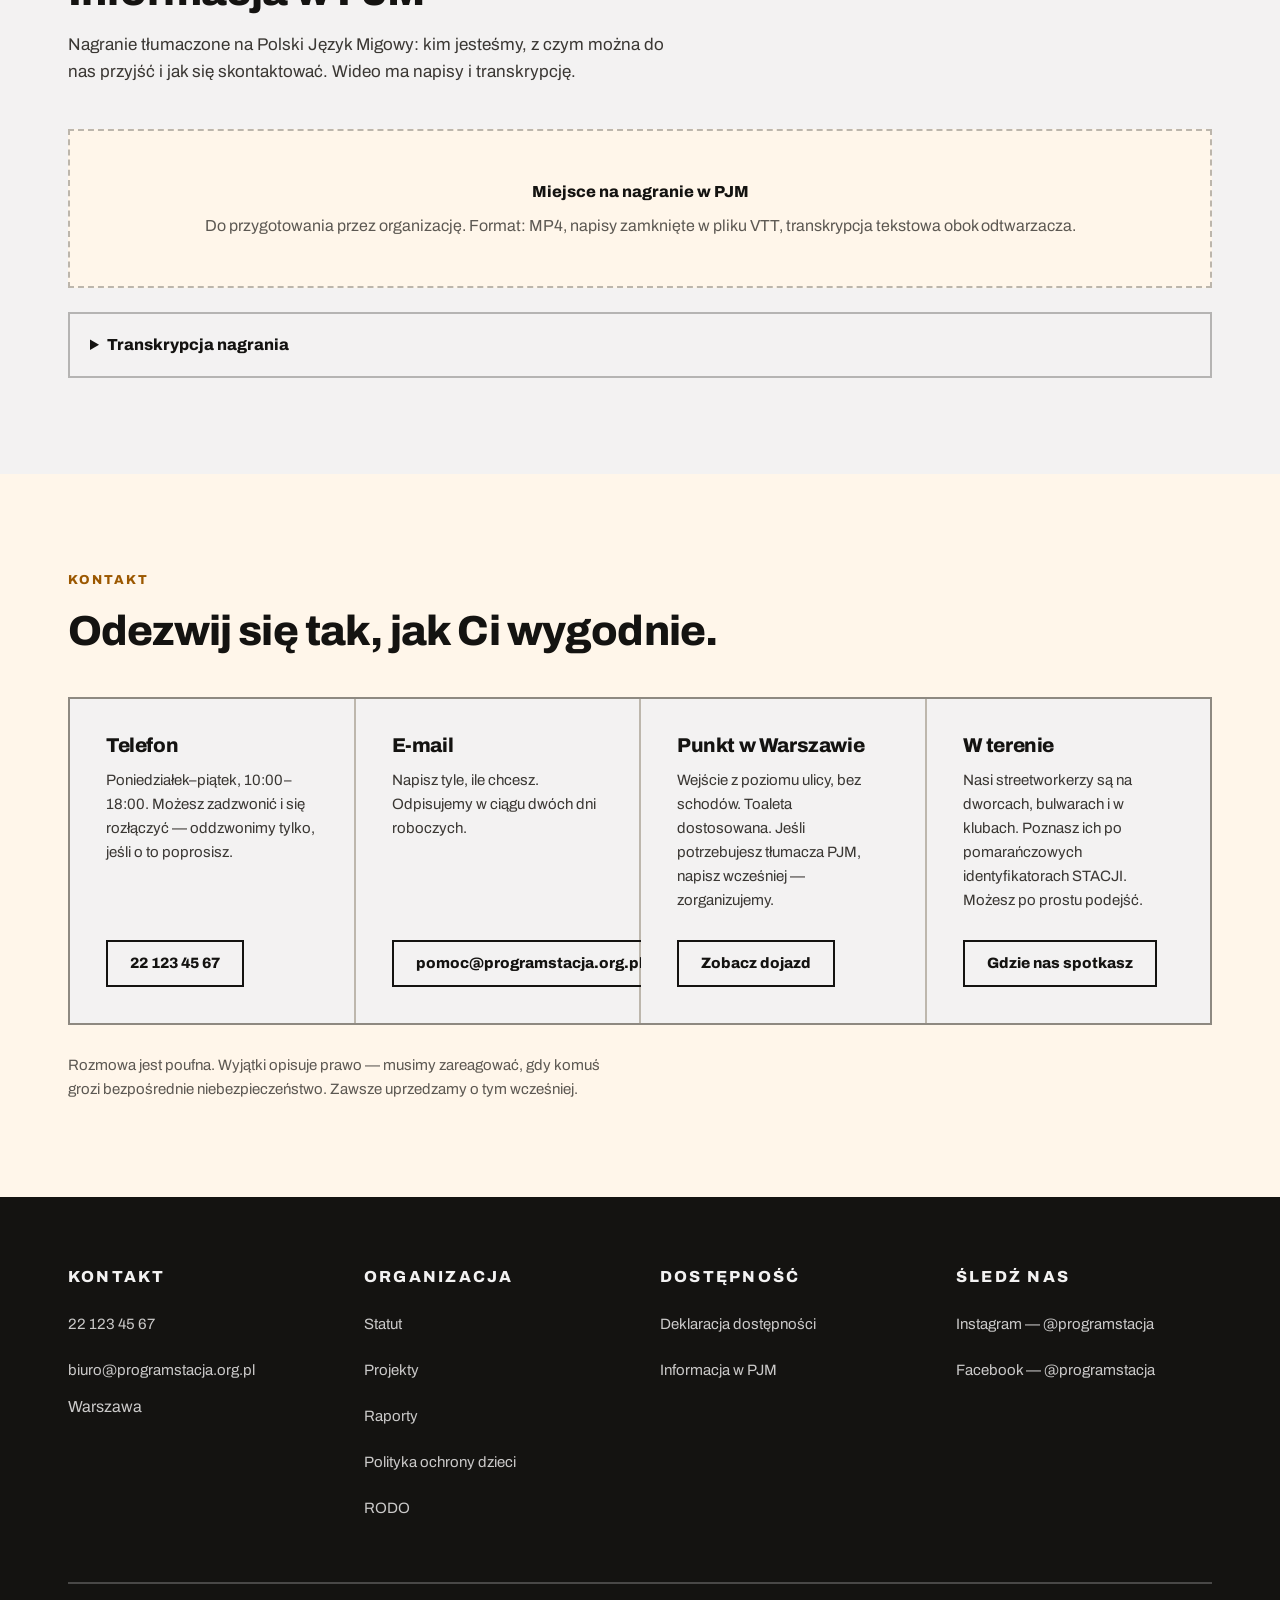
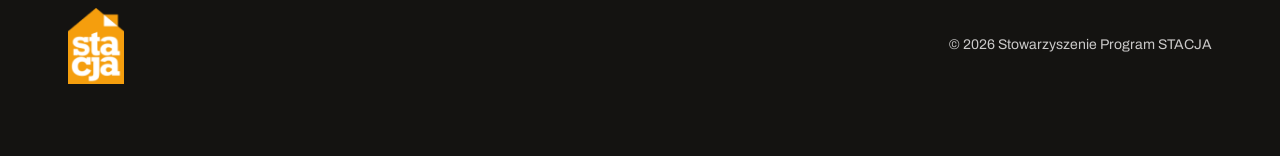
<file: szukam-pomocy.html>
<!DOCTYPE html>
<html lang="pl">
<head>
<meta charset="utf-8">
<meta name="viewport" content="width=device-width, initial-scale=1">
<title>Szukam pomocy — Program STACJA</title>
<meta name="description" content="Jak uzyskać wsparcie w Programie STACJA. Bez oceniania, bez opłat, bez skierowania. Kontakt, telefony zaufania i informacja w PJM.">
<link rel="stylesheet" href="assets/css/stacja.css">
</head>
<body>

<a class="skip" href="#main">Przejdź do treści</a>

<div class="a11y">
  <div class="a11y__inner">
    <span class="a11y__label">Dostępność</span>
    <div class="a11y__group" role="group" aria-labelledby="a11y-size-label">
      <span class="sr-only" id="a11y-size-label">Rozmiar tekstu</span>
      <button type="button" class="a11y__btn a11y__btn--a1" data-a11y-size="1" aria-pressed="true">A<span class="sr-only"> — rozmiar standardowy</span></button>
      <button type="button" class="a11y__btn a11y__btn--a2" data-a11y-size="2" aria-pressed="false">A<span class="sr-only"> — tekst powiększony o jedną czwartą</span></button>
      <button type="button" class="a11y__btn a11y__btn--a3" data-a11y-size="3" aria-pressed="false">A<span class="sr-only"> — tekst powiększony o połowę</span></button>
    </div>
    <div class="a11y__group">
      <button type="button" class="a11y__btn" data-a11y="contrast" aria-pressed="false">Wysoki kontrast</button>
      <button type="button" class="a11y__btn" data-a11y="underline" aria-pressed="false">Podkreśl linki</button>
      <button type="button" class="a11y__btn" data-a11y="motion" aria-pressed="false">Zatrzymaj animacje</button>
      <button type="button" class="a11y__btn" data-a11y="reset">Przywróć domyślne</button>
    </div>
  </div>
</div>

<header>
<nav class="nav" aria-label="Nawigacja główna">
  <div class="nav__inner">
    <a class="nav__brand" href="index.html"><img src="assets/img/logo-stacja.png" alt="Program STACJA — strona główna"></a>
    <button type="button" class="nav__toggle" aria-expanded="false" aria-controls="nav-panel">
      <span class="bars" aria-hidden="true"></span>
      <span class="nav__toggle-text">Menu</span>
    </button>
    <div class="nav__panel" id="nav-panel">
      <ul class="nav__list">
        <li><a class="nav__link" href="index.html">O nas</a></li>
        <li><a class="nav__link" href="index.html#obszary">Co robimy</a></li>
        <li><a class="nav__link" href="aktualnosci.html">Aktualności</a></li>
        <li><a class="nav__link" href="kalendarz.html">Kalendarz</a></li>
        <li><a class="nav__link" href="szukam-pomocy.html" aria-current="page">Szukam pomocy</a></li>
        <li><a class="nav__link" href="wesprzyj.html">Zaangażuj się</a></li>
      </ul>
      <div class="nav__extras">
        <a class="btn btn--fill" href="wesprzyj.html">Wesprzyj nas</a>
        <div class="lang">
          <a href="#" aria-current="true" lang="pl">PL</a>
          <a href="#" lang="en" hreflang="en"><span class="sr-only">Switch to English — </span>EN</a>
        </div>
      </div>
    </div>
  </div>
</nav>
</header>

<main id="main">

<!-- ===== Hero ===== -->
<section class="hero">
  <div class="hero__media">
    <div class="hero__photo" role="img" aria-label="Portret młodej osoby patrzącej w bok"></div>
    <div class="hero__fade" aria-hidden="true"></div>
  </div>
  <div class="hero__inner">
    <div class="hero__text">
      <span class="eyebrow eyebrow--on-dark">Szukam pomocy</span>
      <h1>Nie musisz mieć<br>gotowej <em>historii.</em></h1>
      <p class="hero__lead">Możesz napisać jedno zdanie. Możesz nie wiedzieć, od czego zacząć. To wystarczy, żeby się odezwać. Nie oceniamy, nie wymagamy skierowania i nie bierzemy pieniędzy.</p>
      <div class="hero__cta">
        <a class="btn btn--fill btn--lg" href="#kontakt">Skontaktuj się z nami</a>
        <button type="button" class="btn btn--ghost-dark btn--lg etr-switch" data-a11y="etr" aria-pressed="false" style="border-color:rgba(243,242,242,.5);color:var(--tx-on-dark);background:transparent">Tekst łatwy do czytania</button>
      </div>
    </div>
  </div>
</section>

<!-- ===== Pomoc natychmiastowa ===== -->
<section class="section" style="padding-top:clamp(36px,5vw,56px)" aria-labelledby="pilne-h">
  <div class="wrap">
    <div class="help">
      <h2 id="pilne-h">Jeśli potrzebujesz pomocy teraz</h2>
      <p data-standard>Te numery działają całą dobę, są bezpłatne i anonimowe. Nie musisz podawać nazwiska.</p>
      <p data-etr>Zadzwoń. Można dzwonić w dzień i w nocy. To nic nie kosztuje. Nie musisz mówić, jak się nazywasz.</p>
      <div class="help__row">
        <div class="help__item">
          <div class="help__k">Dzieci i młodzież · całą dobę</div>
          <div class="help__v"><a href="tel:116111">116 111</a></div>
        </div>
        <div class="help__item">
          <div class="help__k">Kryzys psychiczny · całą dobę</div>
          <div class="help__v"><a href="tel:800702222">800 70 2222</a></div>
        </div>
        <div class="help__item">
          <div class="help__k">Zagrożenie życia</div>
          <div class="help__v"><a href="tel:112">112</a></div>
        </div>
      </div>
    </div>
  </div>
</section>

<!-- ===== Z czym możesz przyjść ===== -->
<section class="section" style="padding-top:0" aria-labelledby="zczym-h">
  <div class="wrap">
    <div class="section__head">
      <span class="eyebrow">Z czym możesz przyjść</span>
      <h2 id="zczym-h">Nie ma sprawy zbyt małej.</h2>
    </div>

    <div data-standard>
      <div class="rows">
        <article class="row">
          <h3>Substancje</h3>
          <p>Chcesz wiedzieć, co bierzesz i jak zmniejszyć ryzyko. Albo martwisz się, że to wymyka się spod kontroli. Rozmawiamy o faktach, nie o winie.</p>
        </article>
        <article class="row">
          <h3>Zdrowie seksualne</h3>
          <p>Pytania o HIV, infekcje przenoszone drogą płciową, antykoncepcję, testowanie. Powiemy, gdzie i jak zrobić test bezpłatnie i anonimowo.</p>
        </article>
        <article class="row">
          <h3>Kryzys psychiczny</h3>
          <p>Lęk, obniżony nastrój, myśli, które Cię przerażają, poczucie, że nie dajesz rady. Wysłuchamy i pomożemy znaleźć dalsze wsparcie.</p>
        </article>
        <article class="row">
          <h3>Przemoc</h3>
          <p>W domu, w związku, w szkole, w sieci. Pomożemy nazwać, co się dzieje, i zaplanować bezpieczne kroki — w Twoim tempie.</p>
        </article>
        <article class="row">
          <h3>Dach nad głową</h3>
          <p>Nie masz gdzie spać albo mieszkanie przestało być bezpieczne. Podpowiemy, gdzie szukać miejsca i jak załatwić formalności.</p>
        </article>
      </div>
    </div>

    <div data-etr>
      <p>Możesz do nas przyjść, kiedy:</p>
      <ul style="font-size:1.0625rem;line-height:1.9">
        <li>Bierzesz jakieś substancje i chcesz o tym pogadać.</li>
        <li>Masz pytania o seks, zdrowie i badania.</li>
        <li>Jest Ci smutno albo się boisz.</li>
        <li>Ktoś Cię krzywdzi.</li>
        <li>Nie masz gdzie spać.</li>
      </ul>
      <p>Możesz też przyjść z czymś innym. Wszystko jest ważne.</p>
    </div>
  </div>
</section>

<!-- ===== Co się stanie ===== -->
<section class="section section--warm" aria-labelledby="kroki-h">
  <div class="wrap">
    <div class="section__head">
      <span class="eyebrow">Co się stanie, kiedy się odezwiesz</span>
      <h2 id="kroki-h">Bez niespodzianek.</h2>
      <p class="section__intro" data-standard>Wiemy, że pierwszy kontakt bywa najtrudniejszy. Dlatego mówimy z góry, jak to wygląda.</p>
      <p class="section__intro" data-etr>Napiszemy, co będzie po kolei. Żeby nic Cię nie zaskoczyło.</p>
    </div>

    <ol class="steps">
      <li class="step">
        <h3>Piszesz albo dzwonisz</h3>
        <p data-standard>Wybierasz sposób, który jest dla Ciebie wygodny. Możesz nie podawać nazwiska.</p>
        <p data-etr>Możesz napisać wiadomość albo zadzwonić. Nie musisz mówić, jak się nazywasz.</p>
      </li>
      <li class="step">
        <h3>Odpowiadamy w ciągu dwóch dni roboczych</h3>
        <p data-standard>Pytamy tylko o to, co jest potrzebne, żeby dobrze pomóc. Nie musisz odpowiadać na wszystko.</p>
        <p data-etr>Odezwiemy się w ciągu 2 dni. Zapytamy o kilka rzeczy. Możesz nie odpowiadać, jeśli nie chcesz.</p>
      </li>
      <li class="step">
        <h3>Umawiamy rozmowę</h3>
        <p data-standard>Na żywo w naszym punkcie, przez telefon albo online. Ty decydujesz gdzie i kiedy.</p>
        <p data-etr>Umówimy się na spotkanie. Może być u nas, przez telefon albo przez internet. Ty wybierasz.</p>
      </li>
      <li class="step">
        <h3>Ustalamy, co dalej</h3>
        <p data-standard>Czasem wystarczy jedna rozmowa. Czasem umawiamy kolejne albo kierujemy do lekarza, prawnika czy psychoterapeuty. Nic nie dzieje się bez Twojej zgody.</p>
        <p data-etr>Razem zdecydujemy, co robić dalej. Nic nie zrobimy bez Twojej zgody.</p>
      </li>
    </ol>
  </div>
</section>

<!-- ===== PJM ===== -->
<section class="section" id="pjm" aria-labelledby="pjm-h">
  <div class="wrap">
    <div class="section__head">
      <span class="eyebrow">Polski Język Migowy</span>
      <h2 id="pjm-h">Informacja w PJM</h2>
      <p class="section__intro">Nagranie tłumaczone na Polski Język Migowy: kim jesteśmy, z czym można do nas przyjść i jak się skontaktować. Wideo ma napisy i transkrypcję.</p>
    </div>

    <!-- MIEJSCE NA NAGRANIE. Wymagane: <track kind="captions">, transkrypcja poniżej, brak autoodtwarzania. -->
    <div style="border:2px dashed var(--rule);padding:clamp(28px,5vw,48px);text-align:center;background:var(--paper-warm)">
      <p style="font-weight:800;color:var(--tx-strong)">Miejsce na nagranie w PJM</p>
      <p style="margin-top:8px;color:var(--tx-quiet)">Do przygotowania przez organizację. Format: MP4, napisy zamknięte w pliku VTT, transkrypcja tekstowa obok odtwarzacza.</p>
    </div>

    <details style="margin-top:24px;border:2px solid var(--rule);padding:18px 20px">
      <summary style="font-weight:800;cursor:pointer;color:var(--tx-strong)">Transkrypcja nagrania</summary>
      <p style="margin-top:14px">Treść transkrypcji zostanie dodana razem z nagraniem.</p>
    </details>
  </div>
</section>

<!-- ===== Kontakt ===== -->
<section class="section section--warm" id="kontakt" aria-labelledby="kontakt-h">
  <div class="wrap">
    <div class="section__head">
      <span class="eyebrow">Kontakt</span>
      <h2 id="kontakt-h">Odezwij się tak, jak Ci wygodnie.</h2>
    </div>

    <div class="grid-2">
      <article class="card">
        <h3>Telefon</h3>
        <p>Poniedziałek–piątek, 10:00–18:00. Możesz zadzwonić i się rozłączyć — oddzwonimy tylko, jeśli o to poprosisz.</p>
        <p class="card__foot"><a class="btn btn--ghost" href="tel:+48221234567">22 123 45 67</a></p>
      </article>
      <article class="card">
        <h3>E-mail</h3>
        <p>Napisz tyle, ile chcesz. Odpisujemy w ciągu dwóch dni roboczych.</p>
        <p class="card__foot"><a class="btn btn--ghost" href="mailto:pomoc@programstacja.org.pl">pomoc@programstacja.org.pl</a></p>
      </article>
      <article class="card">
        <h3>Punkt w Warszawie</h3>
        <p>Wejście z poziomu ulicy, bez schodów. Toaleta dostosowana. Jeśli potrzebujesz tłumacza PJM, napisz wcześniej — zorganizujemy.</p>
        <p class="card__foot"><a class="btn btn--ghost" href="#">Zobacz dojazd</a></p>
      </article>
      <article class="card">
        <h3>W terenie</h3>
        <p>Nasi streetworkerzy są na dworcach, bulwarach i w klubach. Poznasz ich po pomarańczowych identyfikatorach STACJI. Możesz po prostu podejść.</p>
        <p class="card__foot"><a class="btn btn--ghost" href="index.html#obszary">Gdzie nas spotkasz</a></p>
      </article>
    </div>

    <p style="margin-top:28px;max-width:62ch;color:var(--tx-quiet);font-size:.9375rem" data-standard>Rozmowa jest poufna. Wyjątki opisuje prawo — musimy zareagować, gdy komuś grozi bezpośrednie niebezpieczeństwo. Zawsze uprzedzamy o tym wcześniej.</p>
    <p style="margin-top:28px;max-width:46ch;font-size:1.0625rem" data-etr>To, co nam powiesz, zostaje między nami. Powiemy komuś tylko wtedy, gdy komuś grozi niebezpieczeństwo. Wtedy najpierw powiemy o tym Tobie.</p>
  </div>
</section>

</main>

<button type="button" class="exit" aria-label="Szybkie wyjście — przejdź do wyszukiwarki i ukryj tę stronę w historii">
  <span aria-hidden="true">✕</span> Szybkie wyjście
</button>

<footer class="foot">
  <div class="wrap">
    <div class="foot__grid">
      <div>
        <h2>Kontakt</h2>
        <ul class="foot__links">
          <li><a href="tel:+48221234567">22 123 45 67</a></li>
          <li><a href="mailto:biuro@programstacja.org.pl">biuro@programstacja.org.pl</a></li>
          <li>Warszawa</li>
        </ul>
      </div>
      <div>
        <h3>Organizacja</h3>
        <ul class="foot__links">
          <li><a href="#">Statut</a></li>
          <li><a href="#">Projekty</a></li>
          <li><a href="#">Raporty</a></li>
          <li><a href="#">Polityka ochrony dzieci</a></li>
          <li><a href="#">RODO</a></li>
        </ul>
      </div>
      <div>
        <h3>Dostępność</h3>
        <ul class="foot__links">
          <li><a href="#">Deklaracja dostępności</a></li>
          <li><a href="#pjm">Informacja w PJM</a></li>
        </ul>
      </div>
      <div>
        <h3>Śledź nas</h3>
        <ul class="foot__links">
          <li><a href="#">Instagram — @programstacja</a></li>
          <li><a href="#">Facebook — @programstacja</a></li>
        </ul>
      </div>
    </div>
    <div class="foot__bar">
      <img class="foot__logo" src="assets/img/logo-stacja.png" alt="">
      <span>© 2026 Stowarzyszenie Program STACJA</span>
    </div>
  </div>
</footer>

<script src="assets/js/stacja.js"></script>
</body>
</html>
</file>
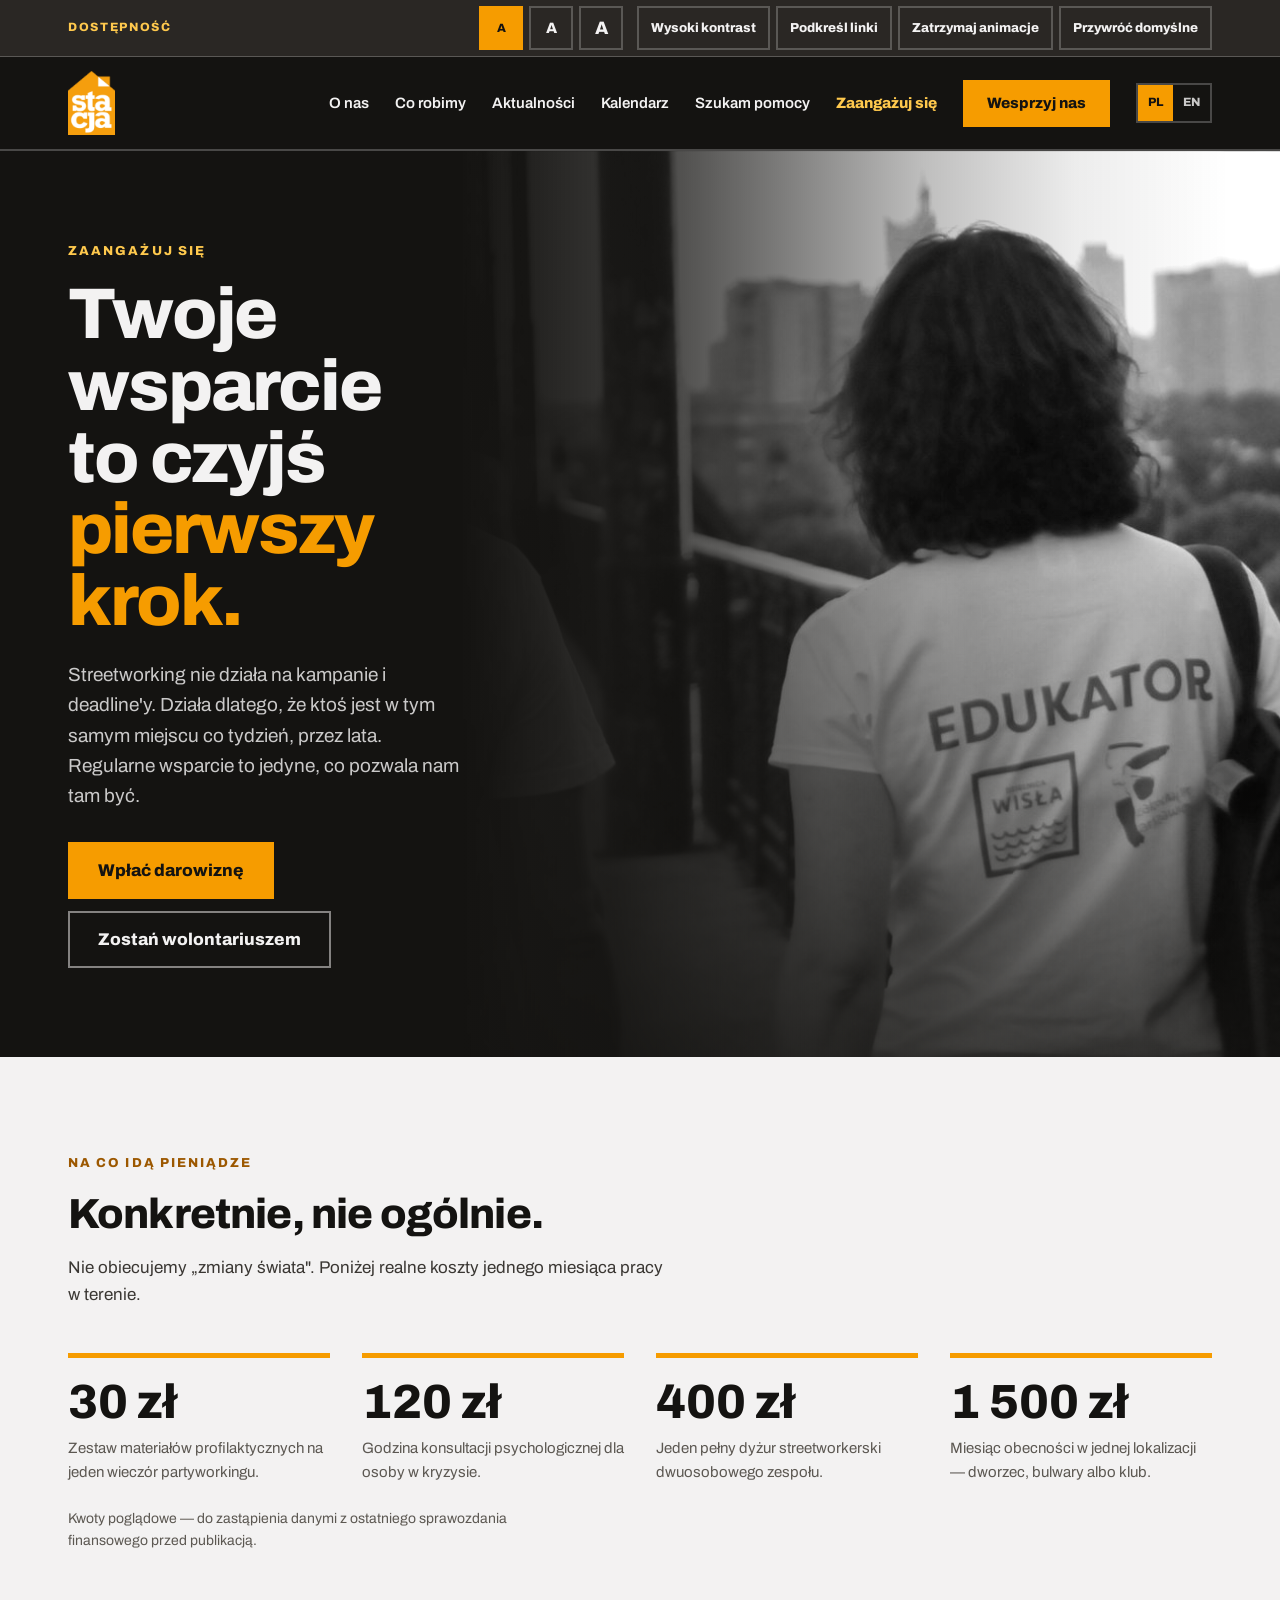
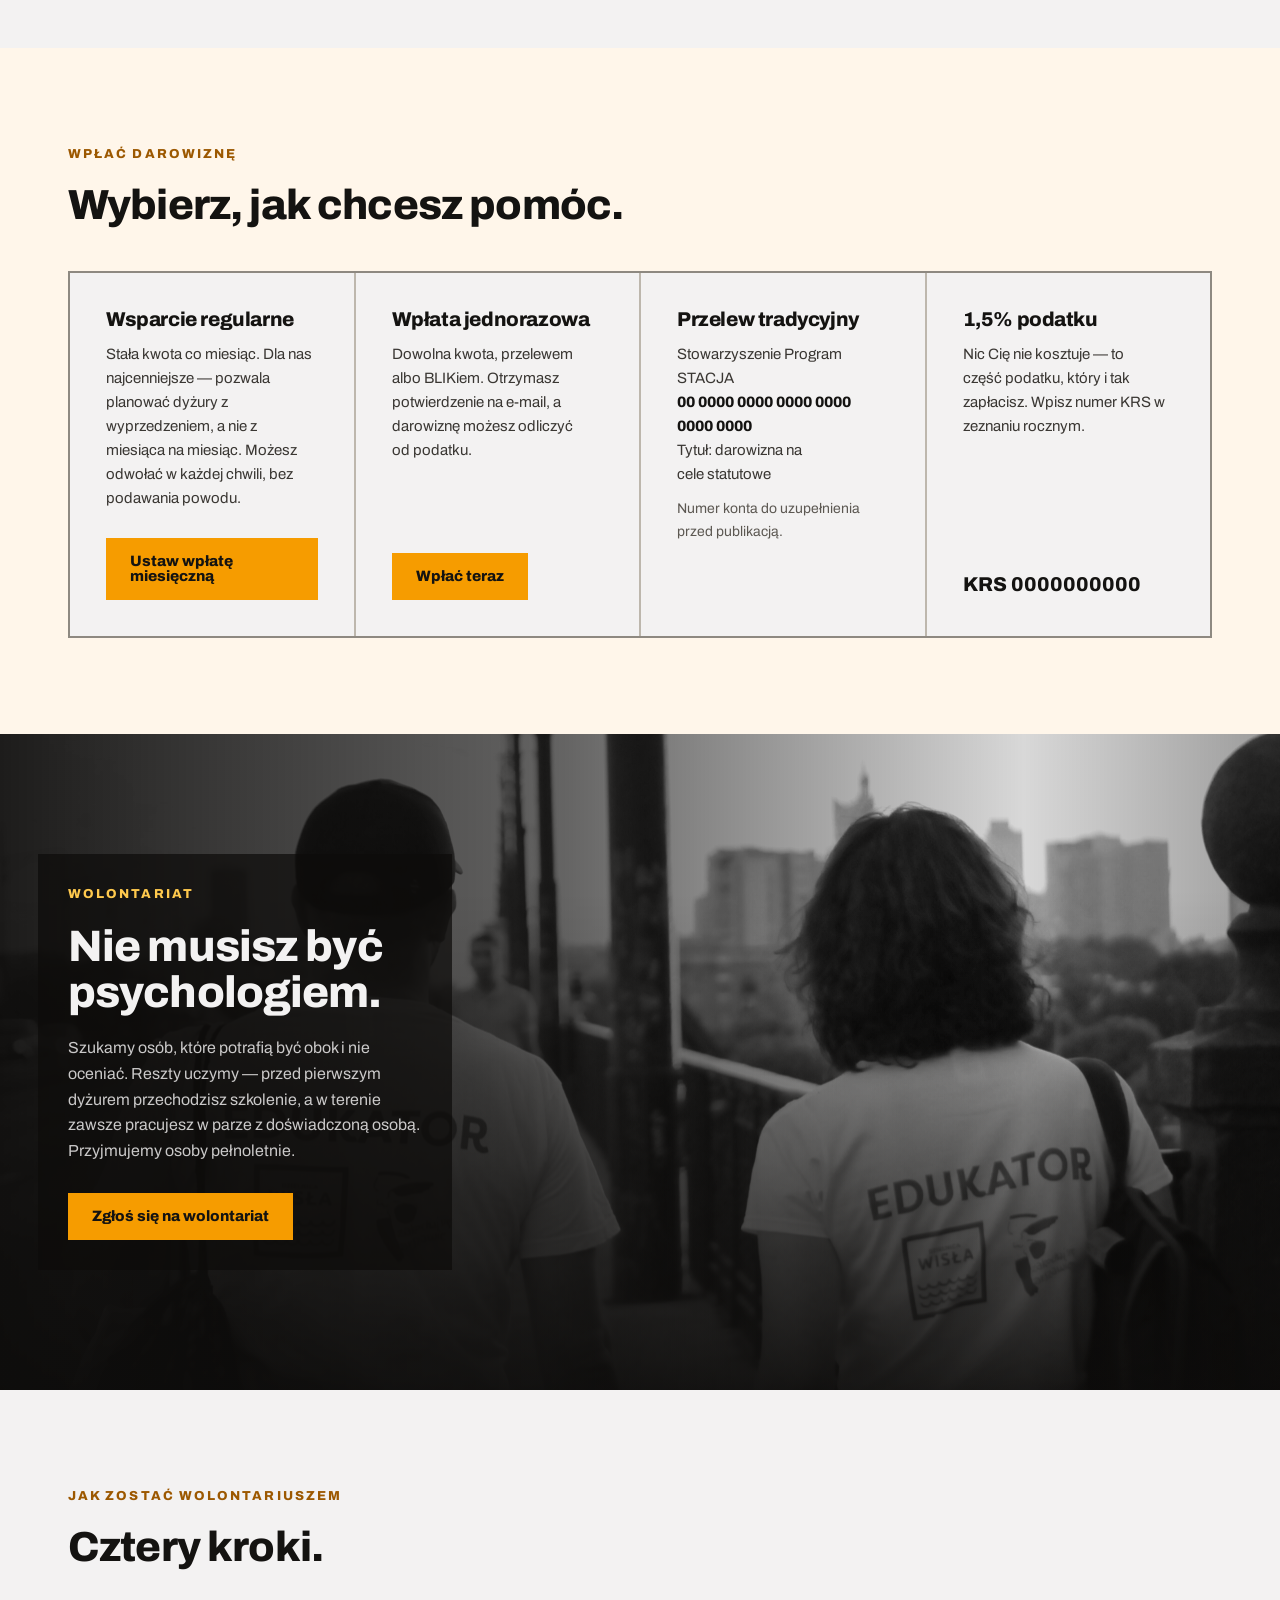
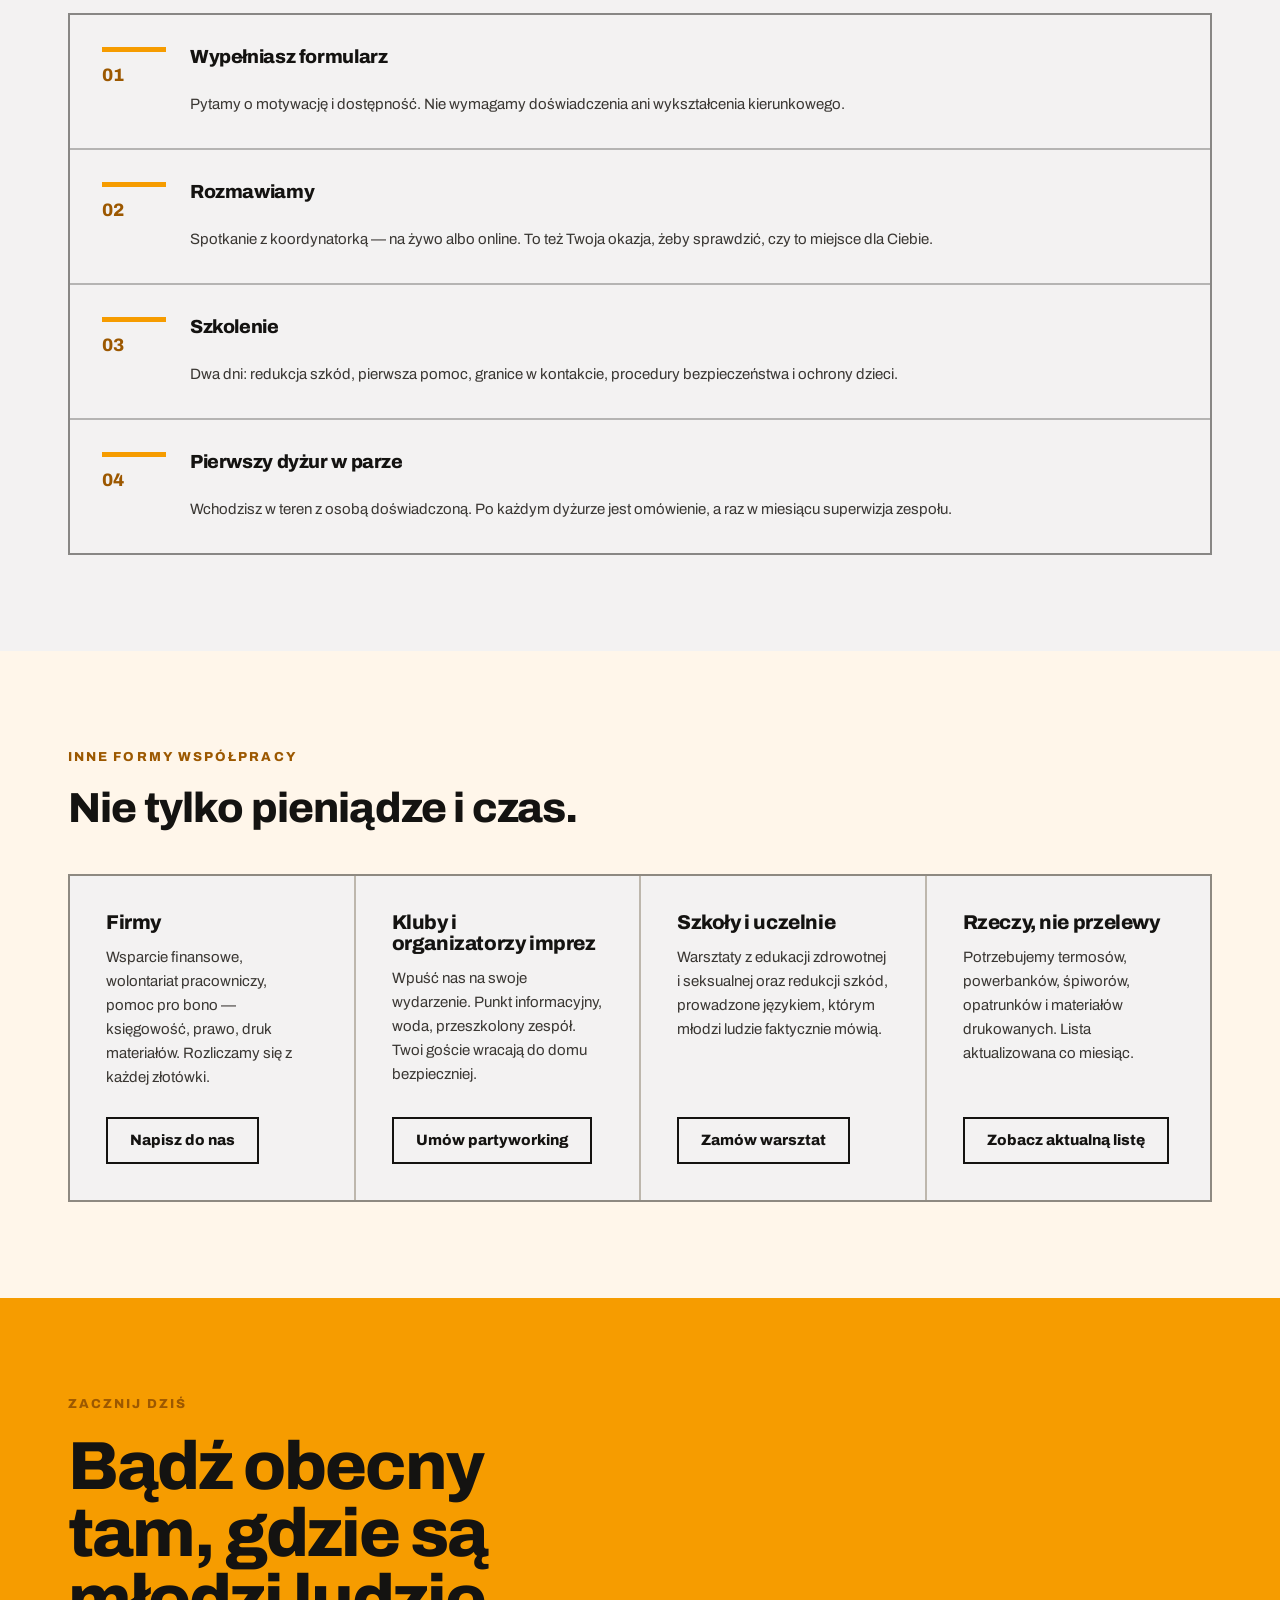
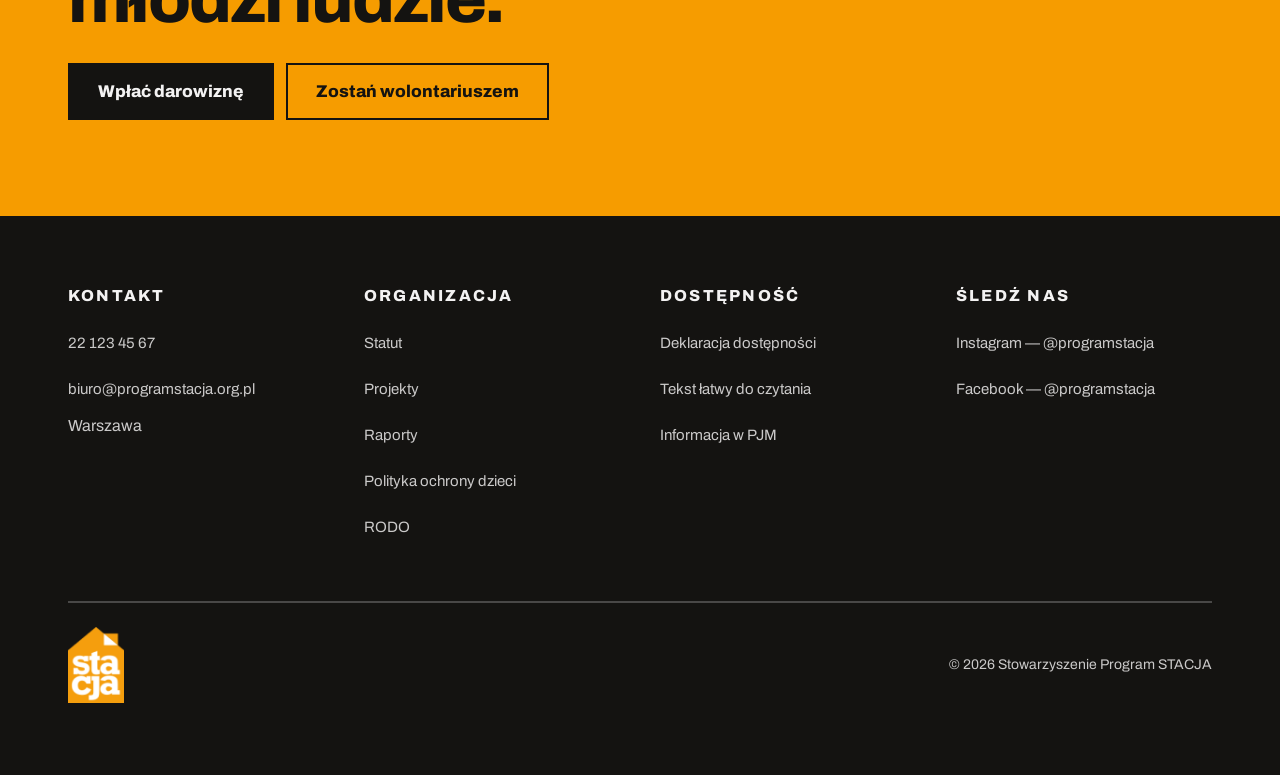
<file: wesprzyj.html>
<!DOCTYPE html>
<html lang="pl">
<head>
<meta charset="utf-8">
<meta name="viewport" content="width=device-width, initial-scale=1">
<title>Zaangażuj się — Program STACJA</title>
<meta name="description" content="Wesprzyj Program STACJA: wpłata jednorazowa lub cykliczna, 1,5% podatku, wolontariat, współpraca. Zobacz, na co idą pieniądze.">
<link rel="stylesheet" href="assets/css/stacja.css">
</head>
<body>

<a class="skip" href="#main">Przejdź do treści</a>

<div class="a11y">
  <div class="a11y__inner">
    <span class="a11y__label">Dostępność</span>
    <div class="a11y__group" role="group" aria-labelledby="a11y-size-label">
      <span class="sr-only" id="a11y-size-label">Rozmiar tekstu</span>
      <button type="button" class="a11y__btn a11y__btn--a1" data-a11y-size="1" aria-pressed="true">A<span class="sr-only"> — rozmiar standardowy</span></button>
      <button type="button" class="a11y__btn a11y__btn--a2" data-a11y-size="2" aria-pressed="false">A<span class="sr-only"> — tekst powiększony o jedną czwartą</span></button>
      <button type="button" class="a11y__btn a11y__btn--a3" data-a11y-size="3" aria-pressed="false">A<span class="sr-only"> — tekst powiększony o połowę</span></button>
    </div>
    <div class="a11y__group">
      <button type="button" class="a11y__btn" data-a11y="contrast" aria-pressed="false">Wysoki kontrast</button>
      <button type="button" class="a11y__btn" data-a11y="underline" aria-pressed="false">Podkreśl linki</button>
      <button type="button" class="a11y__btn" data-a11y="motion" aria-pressed="false">Zatrzymaj animacje</button>
      <button type="button" class="a11y__btn" data-a11y="reset">Przywróć domyślne</button>
    </div>
  </div>
</div>

<header>
<nav class="nav" aria-label="Nawigacja główna">
  <div class="nav__inner">
    <a class="nav__brand" href="index.html"><img src="assets/img/logo-stacja.png" alt="Program STACJA — strona główna"></a>
    <button type="button" class="nav__toggle" aria-expanded="false" aria-controls="nav-panel">
      <span class="bars" aria-hidden="true"></span>
      <span class="nav__toggle-text">Menu</span>
    </button>
    <div class="nav__panel" id="nav-panel">
      <ul class="nav__list">
        <li><a class="nav__link" href="index.html">O nas</a></li>
        <li><a class="nav__link" href="index.html#obszary">Co robimy</a></li>
        <li><a class="nav__link" href="aktualnosci.html">Aktualności</a></li>
        <li><a class="nav__link" href="kalendarz.html">Kalendarz</a></li>
        <li><a class="nav__link" href="szukam-pomocy.html">Szukam pomocy</a></li>
        <li><a class="nav__link" href="wesprzyj.html" aria-current="page">Zaangażuj się</a></li>
      </ul>
      <div class="nav__extras">
        <a class="btn btn--fill" href="#wplata">Wesprzyj nas</a>
        <div class="lang">
          <a href="#" aria-current="true" lang="pl">PL</a>
          <a href="#" lang="en" hreflang="en"><span class="sr-only">Switch to English — </span>EN</a>
        </div>
      </div>
    </div>
  </div>
</nav>
</header>

<main id="main">

<!-- ===== Hero ===== -->
<section class="hero">
  <div class="hero__media">
    <div class="hero__photo hero__photo--teren" role="img" aria-label="Edukatorzy STACJI podczas dyżuru w terenie"></div>
    <div class="hero__fade" aria-hidden="true"></div>
  </div>
  <div class="hero__inner">
    <div class="hero__text">
      <span class="eyebrow eyebrow--on-dark">Zaangażuj się</span>
      <h1>Twoje wsparcie<br>to czyjś <em>pierwszy krok.</em></h1>
      <p class="hero__lead">Streetworking nie działa na kampanie i deadline'y. Działa dlatego, że ktoś jest w tym samym miejscu co tydzień, przez lata. Regularne wsparcie to jedyne, co pozwala nam tam być.</p>
      <div class="hero__cta">
        <a class="btn btn--fill btn--lg" href="#wplata">Wpłać darowiznę</a>
        <a class="btn btn--ghost-dark btn--lg" href="#wolontariat">Zostań wolontariuszem</a>
      </div>
    </div>
  </div>
</section>

<!-- ===== Na co idą pieniądze ===== -->
<section class="section" aria-labelledby="naco-h">
  <div class="wrap">
    <div class="section__head">
      <span class="eyebrow">Na co idą pieniądze</span>
      <h2 id="naco-h">Konkretnie, nie ogólnie.</h2>
      <p class="section__intro">Nie obiecujemy „zmiany świata". Poniżej realne koszty jednego miesiąca pracy w terenie.</p>
    </div>

    <div class="stats">
      <div class="stat">
        <div class="stat__n">30 zł</div>
        <p class="stat__d">Zestaw materiałów profilaktycznych na jeden wieczór partyworkingu.</p>
      </div>
      <div class="stat">
        <div class="stat__n">120 zł</div>
        <p class="stat__d">Godzina konsultacji psychologicznej dla osoby w kryzysie.</p>
      </div>
      <div class="stat">
        <div class="stat__n">400 zł</div>
        <p class="stat__d">Jeden pełny dyżur streetworkerski dwuosobowego zespołu.</p>
      </div>
      <div class="stat">
        <div class="stat__n">1 500 zł</div>
        <p class="stat__d">Miesiąc obecności w jednej lokalizacji — dworzec, bulwary albo klub.</p>
      </div>
    </div>

    <p style="margin-top:24px;font-size:.875rem;color:var(--tx-quiet);max-width:62ch">Kwoty poglądowe — do zastąpienia danymi z ostatniego sprawozdania finansowego przed publikacją.</p>
  </div>
</section>

<!-- ===== Wpłata ===== -->
<section class="section section--warm" id="wplata" aria-labelledby="wplata-h">
  <div class="wrap">
    <div class="section__head">
      <span class="eyebrow">Wpłać darowiznę</span>
      <h2 id="wplata-h">Wybierz, jak chcesz pomóc.</h2>
    </div>

    <div class="grid-2">
      <article class="card">
        <h3>Wsparcie regularne</h3>
        <p>Stała kwota co miesiąc. Dla nas najcenniejsze — pozwala planować dyżury z wyprzedzeniem, a nie z miesiąca na miesiąc. Możesz odwołać w każdej chwili, bez podawania powodu.</p>
        <p class="card__foot"><a class="btn btn--fill" href="#">Ustaw wpłatę miesięczną</a></p>
      </article>
      <article class="card">
        <h3>Wpłata jednorazowa</h3>
        <p>Dowolna kwota, przelewem albo BLIKiem. Otrzymasz potwierdzenie na e-mail, a darowiznę możesz odliczyć od podatku.</p>
        <p class="card__foot"><a class="btn btn--fill" href="#">Wpłać teraz</a></p>
      </article>
      <article class="card">
        <h3>Przelew tradycyjny</h3>
        <p>Stowarzyszenie Program STACJA<br>
           <span style="font-weight:800;color:var(--tx-strong)">00 0000 0000 0000 0000 0000 0000</span><br>
           Tytuł: darowizna na cele statutowe</p>
        <p style="font-size:.875rem;color:var(--tx-quiet)">Numer konta do uzupełnienia przed publikacją.</p>
      </article>
      <article class="card">
        <h3>1,5% podatku</h3>
        <p>Nic Cię nie kosztuje — to część podatku, który i tak zapłacisz. Wpisz numer KRS w zeznaniu rocznym.</p>
        <p class="card__foot" style="font-weight:800;color:var(--tx-strong);font-size:1.25rem">KRS 0000000000</p>
      </article>
    </div>
  </div>
</section>

<!-- ===== Wolontariat ===== -->
<section class="band" id="wolontariat" aria-labelledby="wol-h">
  <div class="band__photo" role="img" aria-label="Zespół STACJI podczas dyżuru w przestrzeni miejskiej"></div>
  <div class="band__veil" aria-hidden="true"></div>
  <div class="band__inner">
    <div class="band__plate">
      <span class="eyebrow eyebrow--on-dark">Wolontariat</span>
      <h2 id="wol-h">Nie musisz być psychologiem.</h2>
      <p>Szukamy osób, które potrafią być obok i nie oceniać. Reszty uczymy — przed pierwszym dyżurem przechodzisz szkolenie, a w terenie zawsze pracujesz w parze z doświadczoną osobą. Przyjmujemy osoby pełnoletnie.</p>
      <div class="hero__cta">
        <a class="btn btn--fill" href="#">Zgłoś się na wolontariat</a>
      </div>
    </div>
  </div>
</section>

<section class="section" aria-labelledby="jak-wol-h">
  <div class="wrap">
    <div class="section__head">
      <span class="eyebrow">Jak zostać wolontariuszem</span>
      <h2 id="jak-wol-h">Cztery kroki.</h2>
    </div>
    <ol class="steps">
      <li class="step">
        <h3>Wypełniasz formularz</h3>
        <p>Pytamy o motywację i dostępność. Nie wymagamy doświadczenia ani wykształcenia kierunkowego.</p>
      </li>
      <li class="step">
        <h3>Rozmawiamy</h3>
        <p>Spotkanie z koordynatorką — na żywo albo online. To też Twoja okazja, żeby sprawdzić, czy to miejsce dla Ciebie.</p>
      </li>
      <li class="step">
        <h3>Szkolenie</h3>
        <p>Dwa dni: redukcja szkód, pierwsza pomoc, granice w kontakcie, procedury bezpieczeństwa i ochrony dzieci.</p>
      </li>
      <li class="step">
        <h3>Pierwszy dyżur w parze</h3>
        <p>Wchodzisz w teren z osobą doświadczoną. Po każdym dyżurze jest omówienie, a raz w miesiącu superwizja zespołu.</p>
      </li>
    </ol>
  </div>
</section>

<!-- ===== Inne formy ===== -->
<section class="section section--warm" aria-labelledby="inne-h">
  <div class="wrap">
    <div class="section__head">
      <span class="eyebrow">Inne formy współpracy</span>
      <h2 id="inne-h">Nie tylko pieniądze i czas.</h2>
    </div>
    <div class="grid-2">
      <article class="card">
        <h3>Firmy</h3>
        <p>Wsparcie finansowe, wolontariat pracowniczy, pomoc pro bono — księgowość, prawo, druk materiałów. Rozliczamy się z każdej złotówki.</p>
        <p class="card__foot"><a class="btn btn--ghost" href="mailto:partnerzy@programstacja.org.pl">Napisz do nas</a></p>
      </article>
      <article class="card">
        <h3>Kluby i organizatorzy imprez</h3>
        <p>Wpuść nas na swoje wydarzenie. Punkt informacyjny, woda, przeszkolony zespół. Twoi goście wracają do domu bezpieczniej.</p>
        <p class="card__foot"><a class="btn btn--ghost" href="mailto:partyworking@programstacja.org.pl">Umów partyworking</a></p>
      </article>
      <article class="card">
        <h3>Szkoły i uczelnie</h3>
        <p>Warsztaty z edukacji zdrowotnej i seksualnej oraz redukcji szkód, prowadzone językiem, którym młodzi ludzie faktycznie mówią.</p>
        <p class="card__foot"><a class="btn btn--ghost" href="mailto:edukacja@programstacja.org.pl">Zamów warsztat</a></p>
      </article>
      <article class="card">
        <h3>Rzeczy, nie przelewy</h3>
        <p>Potrzebujemy termosów, powerbanków, śpiworów, opatrunków i materiałów drukowanych. Lista aktualizowana co miesiąc.</p>
        <p class="card__foot"><a class="btn btn--ghost" href="#">Zobacz aktualną listę</a></p>
      </article>
    </div>
  </div>
</section>

<!-- ===== CTA ===== -->
<section class="section cta" aria-labelledby="cta-h">
  <div class="wrap">
    <span class="eyebrow">Zacznij dziś</span>
    <h2 id="cta-h">Bądź obecny tam, gdzie są młodzi ludzie.</h2>
    <div class="hero__cta">
      <a class="btn btn--fill btn--lg" href="#wplata">Wpłać darowiznę</a>
      <a class="btn btn--ghost btn--lg" href="#wolontariat">Zostań wolontariuszem</a>
    </div>
  </div>
</section>

</main>

<footer class="foot">
  <div class="wrap">
    <div class="foot__grid">
      <div>
        <h2>Kontakt</h2>
        <ul class="foot__links">
          <li><a href="tel:+48221234567">22 123 45 67</a></li>
          <li><a href="mailto:biuro@programstacja.org.pl">biuro@programstacja.org.pl</a></li>
          <li>Warszawa</li>
        </ul>
      </div>
      <div>
        <h3>Organizacja</h3>
        <ul class="foot__links">
          <li><a href="#">Statut</a></li>
          <li><a href="#">Projekty</a></li>
          <li><a href="#">Raporty</a></li>
          <li><a href="#">Polityka ochrony dzieci</a></li>
          <li><a href="#">RODO</a></li>
        </ul>
      </div>
      <div>
        <h3>Dostępność</h3>
        <ul class="foot__links">
          <li><a href="#">Deklaracja dostępności</a></li>
          <li><a href="szukam-pomocy.html#etr">Tekst łatwy do czytania</a></li>
          <li><a href="szukam-pomocy.html#pjm">Informacja w PJM</a></li>
        </ul>
      </div>
      <div>
        <h3>Śledź nas</h3>
        <ul class="foot__links">
          <li><a href="#">Instagram — @programstacja</a></li>
          <li><a href="#">Facebook — @programstacja</a></li>
        </ul>
      </div>
    </div>
    <div class="foot__bar">
      <img class="foot__logo" src="assets/img/logo-stacja.png" alt="">
      <span>© 2026 Stowarzyszenie Program STACJA</span>
    </div>
  </div>
</footer>

<script src="assets/js/stacja.js"></script>
</body>
</html>
</file>
<file: assets/css/stacja.css>
@font-face{font-family:'Archivo';font-style:normal;font-weight:400;font-display:swap;src:url([data-uri]) format('woff2');unicode-range:U+0100-02BA,U+0304-0308,U+0329,U+1E00-1E9F,U+1EF2-1EFF,U+2020,U+20A0-20AB,U+2113,U+2C60-2C7F,U+A720-A7FF;}
@font-face{font-family:'Archivo';font-style:normal;font-weight:400;font-display:swap;src:url([data-uri]) format('woff2');unicode-range:U+0000-00FF,U+0131,U+0152-0153,U+02BB-02BC,U+2000-206F,U+2074,U+20AC,U+2122,U+2191,U+2193,U+2212,U+2215;}
@font-face{font-family:'Archivo';font-style:normal;font-weight:600;font-display:swap;src:url([data-uri]) format('woff2');unicode-range:U+0100-02BA,U+0304-0308,U+0329,U+1E00-1E9F,U+1EF2-1EFF,U+2020,U+20A0-20AB,U+2113,U+2C60-2C7F,U+A720-A7FF;}
@font-face{font-family:'Archivo';font-style:normal;font-weight:600;font-display:swap;src:url([data-uri]) format('woff2');unicode-range:U+0000-00FF,U+0131,U+0152-0153,U+02BB-02BC,U+2000-206F,U+2074,U+20AC,U+2122,U+2191,U+2193,U+2212,U+2215;}
@font-face{font-family:'Archivo';font-style:normal;font-weight:800;font-display:swap;src:url([data-uri]) format('woff2');unicode-range:U+0100-02BA,U+0304-0308,U+0329,U+1E00-1E9F,U+1EF2-1EFF,U+2020,U+20A0-20AB,U+2113,U+2C60-2C7F,U+A720-A7FF;}
@font-face{font-family:'Archivo';font-style:normal;font-weight:800;font-display:swap;src:url([data-uri]) format('woff2');unicode-range:U+0000-00FF,U+0131,U+0152-0153,U+02BB-02BC,U+2000-206F,U+2074,U+20AC,U+2122,U+2191,U+2193,U+2212,U+2215;}

@charset "UTF-8";
/* ==========================================================================
   Program STACJA — arkusz główny
   Kierunek 2a: ciemny hero na zdjęciu, siatka Modernist, akcent z logo.
   Kolory wyprowadzone z logo: #F69C00.
   ========================================================================== */

/* --------------------------------------------------------------------------
   1. TOKENY
   -------------------------------------------------------------------------- */
:root {
  /* Neutralne */
  --ink:        #141311;
  --ink-soft:   #2A2724;
  --paper:      #F3F2F2;
  --paper-warm: #FFF6EA;

  /* Marka — wyprowadzone z logo #F69C00 */
  --brand:      #F69C00; /* wypełnienia; ciemny tekst na nim = 8,67:1 */
  --brand-deep: #9C5800; /* tekst na jasnym tle = 4,94:1 */
  --brand-lift: #FFC94D; /* tekst na ciemnym tle = 12,3:1 */
  --brand-hi:   #FFB338; /* hover na wypełnieniach */

  /* Tekst */
  --tx-strong:  var(--ink);
  --tx-body:    #3A3733;
  --tx-quiet:   #5C5852;
  --tx-on-dark: #F3F2F2;
  --tx-on-dark-quiet: rgba(243,242,242,.82);

  /* Linie */
  --rule:       rgba(20,19,17,.28);
  --rule-soft:  rgba(20,19,17,.14);
  --rule-dark:  rgba(243,242,242,.24);

  /* Typografia */
  --font: "Archivo", ui-sans-serif, system-ui, "Segoe UI", Roboto, sans-serif;
  --scale: 1; /* sterowane paskiem dostępności */

  /* Rytm */
  --gutter: clamp(20px, 5vw, 48px);
  --section-y: clamp(56px, 9vw, 96px);
  --maxw: 1240px;

  /* Focus */
  --focus: var(--brand-lift);
  --focus-dark: var(--brand-deep);
}

/* --------------------------------------------------------------------------
   2. RESET / BAZA
   -------------------------------------------------------------------------- */
*, *::before, *::after { box-sizing: border-box; }

html {
  font-size: calc(100% * var(--scale));
  -webkit-text-size-adjust: 100%;
  scroll-behavior: smooth;
}

body {
  margin: 0;
  background: var(--paper);
  color: var(--tx-body);
  font-family: var(--font);
  font-size: 1rem;
  line-height: 1.6;
  font-synthesis-weight: none;
  -webkit-font-smoothing: antialiased;
}

img { max-width: 100%; display: block; height: auto; }

h1, h2, h3, h4 {
  color: var(--tx-strong);
  font-weight: 800;
  letter-spacing: -.02em;
  line-height: 1.05;
  margin: 0;
  text-wrap: balance;
}

p { margin: 0; text-wrap: pretty; }

a { color: var(--brand-deep); }

.wrap { max-width: var(--maxw); margin-inline: auto; padding-inline: var(--gutter); }

/* --------------------------------------------------------------------------
   3. DOSTĘPNOŚĆ — fundament
   -------------------------------------------------------------------------- */

/* Widoczny focus. Na jasnym tle ciemny, na ciemnym jasny. */
:where(a, button, input, select, textarea, summary, [tabindex]):focus-visible {
  outline: 3px solid var(--focus-dark);
  outline-offset: 3px;
  border-radius: 2px;
}
.is-dark :where(a, button, input, select, textarea, summary, [tabindex]):focus-visible,
.hero :where(a, button):focus-visible {
  outline-color: var(--focus);
}

/* Link pomijający nawigację — pierwszy Tab na stronie. */
.skip {
  position: absolute;
  left: var(--gutter);
  top: -100px;
  z-index: 999;
  background: var(--ink);
  color: var(--tx-on-dark);
  font-weight: 800;
  padding: 14px 20px;
  text-decoration: none;
  transition: top .15s ease;
}
.skip:focus { top: 12px; }

/* Treść tylko dla czytników ekranu. */
.sr-only {
  position: absolute !important;
  width: 1px; height: 1px;
  padding: 0; margin: -1px;
  overflow: hidden;
  clip: rect(0 0 0 0);
  clip-path: inset(50%);
  white-space: nowrap;
  border: 0;
}

/* Minimalny cel dotykowy 44×44 wg WCAG 2.5.8. */
.btn, .nav__link, .a11y__btn, .nav__toggle, .foot__links a {
  min-height: 44px;
  display: inline-flex;
  align-items: center;
}

/* Ograniczenie ruchu — systemowe i z paska dostępności. */
@media (prefers-reduced-motion: reduce) {
  *, *::before, *::after {
    animation-duration: .001ms !important;
    animation-iteration-count: 1 !important;
    transition-duration: .001ms !important;
    scroll-behavior: auto !important;
  }
}
body.no-motion *, body.no-motion *::before, body.no-motion *::after {
  animation: none !important;
  transition: none !important;
  scroll-behavior: auto !important;
}

/* Podkreślanie wszystkich linków w treści. */
body.underline-links a { text-decoration: underline !important; text-underline-offset: 3px; }

/* --------------------------------------------------------------------------
   4. TRYB WYSOKIEGO KONTRASTU (czarno-żółty, standard PL)
   -------------------------------------------------------------------------- */
body.contrast {
  --ink: #000000;
  --ink-soft: #000000;
  --paper: #000000;
  --paper-warm: #000000;
  --brand: #FFFF00;
  --brand-deep: #FFFF00;
  --brand-lift: #FFFF00;
  --brand-hi: #FFFFFF;
  --tx-strong: #FFFF00;
  --tx-body: #FFFFFF;
  --tx-quiet: #FFFFFF;
  --tx-on-dark: #FFFFFF;
  --tx-on-dark-quiet: #FFFFFF;
  --rule: #FFFF00;
  --rule-soft: #FFFF00;
  --rule-dark: #FFFF00;
  --focus: #FFFFFF;
  --focus-dark: #FFFFFF;
  background: #000;
}
body.contrast .hero__photo,
body.contrast .band__photo { display: none; }
body.contrast .hero__veil,
body.contrast .band__veil { background: #000 !important; }
body.contrast .btn--fill { background: #FFFF00; color: #000; border-color: #FFFF00; }
body.contrast .btn--ghost { color: #FFFF00; border-color: #FFFF00; }
body.contrast img { filter: none; }
body.contrast .card,
body.contrast .step,
body.contrast .help { background: #000; border: 2px solid #FFFF00; }

/* --------------------------------------------------------------------------
   5. PASEK DOSTĘPNOŚCI
   -------------------------------------------------------------------------- */
.a11y {
  background: var(--ink-soft);
  color: var(--tx-on-dark);
  border-bottom: 1px solid var(--rule-dark);
}
.a11y__inner {
  max-width: var(--maxw);
  margin-inline: auto;
  padding: 6px var(--gutter);
  display: flex;
  align-items: center;
  gap: 8px 14px;
  flex-wrap: wrap;
}
.a11y__label {
  font-size: .75rem;
  letter-spacing: .14em;
  text-transform: uppercase;
  font-weight: 800;
  color: var(--brand-lift);
  margin-right: auto;
}
.a11y__group { display: flex; gap: 6px; align-items: center; }
.a11y__btn {
  background: transparent;
  color: var(--tx-on-dark);
  border: 2px solid var(--rule-dark);
  font: 700 .8125rem/1 var(--font);
  padding: 8px 12px;
  cursor: pointer;
  min-width: 44px;
  justify-content: center;
}
.a11y__btn:hover { border-color: var(--brand-lift); color: var(--brand-lift); }
.a11y__btn[aria-pressed="true"] {
  background: var(--brand);
  border-color: var(--brand);
  color: var(--ink);
}
.a11y__btn--a1 { font-size: .75rem; }
.a11y__btn--a2 { font-size: .9375rem; }
.a11y__btn--a3 { font-size: 1.125rem; }

/* --------------------------------------------------------------------------
   6. NAWIGACJA
   -------------------------------------------------------------------------- */
.nav {
  background: var(--ink);
  border-bottom: 2px solid var(--rule-dark);
  position: relative;
  z-index: 20;
}
.nav__inner {
  max-width: var(--maxw);
  margin-inline: auto;
  padding: 14px var(--gutter);
  display: flex;
  align-items: center;
  gap: 8px 26px;
}
.nav__brand { margin-right: auto; display: flex; align-items: center; }
.nav__brand img { height: 64px; width: auto; }
.nav__list {
  display: flex;
  align-items: center;
  gap: 26px;
  list-style: none;
  margin: 0;
  padding: 0;
}
.nav__link {
  color: var(--tx-on-dark);
  text-decoration: none;
  font-size: .9375rem;
  font-weight: 600;
}
.nav__link:hover { color: var(--brand-lift); text-decoration: underline; text-underline-offset: 5px; }
.nav__link[aria-current="page"] {
  color: var(--brand-lift);
  font-weight: 800;
}
.lang {
  display: flex;
  border: 2px solid var(--rule-dark);
  font-weight: 800;
  font-size: .75rem;
}
.lang a { padding: 8px 10px; text-decoration: none; color: var(--tx-on-dark-quiet); }
.lang a[aria-current="true"] { background: var(--brand); color: var(--ink); }
.nav__toggle {
  display: none;
  background: transparent;
  border: 2px solid var(--rule-dark);
  color: var(--tx-on-dark);
  font: 800 .875rem/1 var(--font);
  padding: 10px 14px;
  cursor: pointer;
  gap: 10px;
}
.nav__toggle .bars { width: 18px; height: 2px; background: currentColor; box-shadow: 0 6px 0 currentColor, 0 -6px 0 currentColor; }

@media (max-width: 900px) {
  .nav__toggle { display: inline-flex; }
  .nav__panel {
    display: none;
    position: absolute;
    inset-inline: 0;
    top: 100%;
    background: var(--ink);
    border-bottom: 2px solid var(--rule-dark);
    padding: 8px var(--gutter) 24px;
  }
  .nav__panel.open { display: block; }
  .nav__list { flex-direction: column; align-items: stretch; gap: 0; }
  .nav__list li { border-top: 1px solid var(--rule-dark); }
  .nav__link { padding: 14px 0; width: 100%; font-size: 1.0625rem; }
  .nav__extras { display: flex; gap: 14px; align-items: center; margin-top: 20px; flex-wrap: wrap; }
}
@media (min-width: 901px) {
  .nav__panel { display: contents; }
  .nav__extras { display: contents; }
}

/* --------------------------------------------------------------------------
   7. PRZYCISKI
   -------------------------------------------------------------------------- */
.btn {
  font: 800 .9375rem/1 var(--font);
  padding: 14px 22px;
  text-decoration: none;
  border: 2px solid transparent;
  cursor: pointer;
  transition: background .15s ease, color .15s ease, border-color .15s ease;
}
.btn--fill { background: var(--brand); color: var(--ink); border-color: var(--brand); }
.btn--fill:hover { background: var(--brand-hi); border-color: var(--brand-hi); }
.btn--ghost-dark { background: transparent; color: var(--tx-on-dark); border-color: rgba(243,242,242,.5); }
.btn--ghost-dark:hover { border-color: var(--brand-lift); color: var(--brand-lift); }
.btn--ghost { background: transparent; color: var(--ink); border-color: var(--ink); }
.btn--ghost:hover { background: var(--ink); color: var(--paper); }
.btn--lg { font-size: 1.0625rem; padding: 18px 28px; }

/* --------------------------------------------------------------------------
   8. HERO — zdjęcie na całą szerokość, miękkie zejście w czerń
   -------------------------------------------------------------------------- */
.hero { position: relative; background: var(--ink); overflow: hidden; }

.hero__media { position: absolute; inset: 0; z-index: 0; }
.hero__photo {
  position: absolute;
  inset: 0;
  background-image: url("../img/hero-szeroki.jpg");
  background-size: cover;
  background-position: 50% 26%;
  filter: grayscale(1) contrast(1.06);
}
.hero__photo--blisko { background-position: 54% 20%; }
.hero__photo--teren  { background-image: url("../img/teren-szeroki.jpg"); background-position: 50% 46%; }

/* Szerokie, wielostopniowe zejście — bez widocznej krawędzi.
   Do 38 % pełna czerń (tam siedzi tekst), potem stopniowe rozjaśnianie. */
.hero__fade {
  position: absolute;
  inset: 0;
  background:
    linear-gradient(90deg,
      var(--ink) 0%,
      var(--ink) 36%,
      rgba(20,19,17,.86) 48%,
      rgba(20,19,17,.58) 60%,
      rgba(20,19,17,.28) 72%,
      rgba(20,19,17,.08) 84%,
      rgba(20,19,17,0) 96%),
    linear-gradient(0deg,
      rgba(20,19,17,.72) 0%,
      rgba(20,19,17,.18) 34%,
      rgba(20,19,17,0) 62%);
}

.hero__inner {
  position: relative;
  z-index: 1;
  max-width: var(--maxw);
  margin-inline: auto;
  padding: clamp(48px, 7vw, 100px) var(--gutter);
  min-height: 660px;
  display: flex;
  flex-direction: column;
  justify-content: center;
}
.hero__text { max-width: 44ch; }

.eyebrow {
  display: block;
  font-size: .8125rem;
  letter-spacing: .16em;
  text-transform: uppercase;
  font-weight: 800;
  color: var(--brand-deep);
  margin-bottom: 18px;
}
.eyebrow--on-dark { color: var(--brand-lift); }

.hero h1 {
  color: var(--tx-on-dark);
  font-size: clamp(2.25rem, 5.6vw, 4.5rem);
  line-height: 1;
  letter-spacing: -.03em;
}
.hero h1 em { font-style: normal; color: var(--brand); }
.hero__lead {
  color: var(--tx-on-dark-quiet);
  font-size: clamp(1rem, 1.8vw, 1.1875rem);
  margin-top: 22px;
}
.hero__cta { display: flex; gap: 12px; flex-wrap: wrap; margin-top: 30px; }

/* Na wąskim ekranie kadr przesuwa się na twarz, a przyciemnienie idzie od dołu. */
@media (max-width: 880px) {
  .hero__photo { background-position: 66% 18%; }
  .hero__photo--blisko { background-position: 70% 14%; }
  .hero__photo--teren { background-position: 54% 44%; }
  .hero__fade {
    background: linear-gradient(0deg,
      rgba(20,19,17,.96) 0%,
      rgba(20,19,17,.88) 42%,
      rgba(20,19,17,.62) 74%,
      rgba(20,19,17,.44) 100%);
  }
  .hero__inner { min-height: 520px; justify-content: flex-end; }
  .hero__text { max-width: none; }
}

/* --------------------------------------------------------------------------
   9. SEKCJE
   -------------------------------------------------------------------------- */
.section { padding-block: var(--section-y); }
.section--warm { background: var(--paper-warm); }
.section--ink { background: var(--ink); color: var(--tx-on-dark-quiet); }
.section--ink h2, .section--ink h3 { color: var(--tx-on-dark); }
.section__head { margin-bottom: clamp(28px, 5vw, 44px); }
.section__head h2 { font-size: clamp(1.75rem, 3.6vw, 2.625rem); text-wrap: nowrap; }
/* Gdy zdanie nie mieści się w jednej linii, wraca do normalnego łamania. */
@media (max-width: 1080px) { .section__head h2 { text-wrap: balance; } }
.section__head--narrow h2 { text-wrap: balance; max-width: 24ch; }
.section__intro { max-width: 62ch; margin-top: 18px; font-size: 1.0625rem; }

/* Lista obszarów działań — rytm linii zamiast kafelków. */
.rows { border-top: 2px solid var(--rule); }
.row {
  display: grid;
  grid-template-columns: minmax(0, 300px) minmax(0, 1fr);
  gap: 10px 48px;
  padding: 26px 0;
  border-bottom: 2px solid var(--rule);
}
.row h3 { font-size: 1.375rem; display: flex; align-items: baseline; gap: 14px; }
.row h3::before {
  content: "";
  flex: none;
  width: 11px; height: 11px;
  background: var(--brand);
  translate: 0 -2px;
}
.row p { max-width: 58ch; color: var(--tx-body); }
@media (max-width: 720px) {
  .row { grid-template-columns: 1fr; gap: 8px; }
}

/* Pas ze zdjęciem (Jak pracujemy) */
.band { position: relative; background: var(--ink); overflow: hidden; }
.band__photo {
  position: absolute; inset: 0;
  background-image: url("../img/teren.jpg");
  background-size: cover;
  background-position: 50% 32%;
  filter: grayscale(1) contrast(1.05);
}
.band__veil {
  position: absolute; inset: 0; pointer-events: none;
  background:
    linear-gradient(90deg, rgba(13,12,11,.93) 0%, rgba(13,12,11,.64) 44%, rgba(13,12,11,.16) 80%, rgba(13,12,11,.42) 100%),
    linear-gradient(0deg, rgba(13,12,11,.9) 0%, rgba(13,12,11,.14) 54%, transparent 76%);
}
.band__inner {
  position: relative;
  max-width: var(--maxw);
  margin-inline: auto;
  padding: clamp(64px, 11vw, 120px) var(--gutter);
  min-height: 520px;
  display: flex; flex-direction: column; justify-content: flex-end;
}
.band__plate { max-width: 46ch; background: rgba(13,12,11,.72); padding: clamp(20px, 4vw, 30px); margin-left: calc(clamp(20px, 4vw, 30px) * -1); }
.band h2 { color: var(--tx-on-dark); font-size: clamp(1.625rem, 4.2vw, 2.75rem); }
.band p { color: var(--tx-on-dark-quiet); margin-top: 20px; }
.tags { list-style: none; margin: 0; padding: 0; display: flex; flex-wrap: wrap; gap: 10px; margin-top: 24px; }
.tag {
  font-size: .75rem; font-weight: 800; letter-spacing: .08em; text-transform: uppercase;
  padding: 8px 12px; border: 2px solid rgba(243,242,242,.42); color: var(--brand-lift);
}

/* Liczby */
.stats { list-style: none; margin: 0; padding: 0; display: grid; grid-template-columns: repeat(auto-fit, minmax(180px, 1fr)); gap: 32px; }
.stat { border-top: 5px solid var(--brand); padding-top: 20px; }
.stat__n { font-size: clamp(2rem, 4.5vw, 3rem); font-weight: 800; color: var(--tx-strong); line-height: 1; }
.stat__d { margin-top: 10px; color: var(--tx-quiet); font-size: .9375rem; }

/* Karty / kroki */
.grid-2 { display: grid; grid-template-columns: repeat(auto-fit, minmax(280px, 1fr)); gap: 2px; background: var(--rule); border: 2px solid var(--rule); }
.card { background: var(--paper); padding: clamp(24px, 3.5vw, 36px); display: flex; flex-direction: column; gap: 12px; }
.card h3 { font-size: 1.25rem; }
.card p { color: var(--tx-body); font-size: .9375rem; }
.card__foot { margin-top: auto; padding-top: 16px; }

.steps { list-style: none; margin: 0; padding: 0; counter-reset: step; display: grid; gap: 2px; background: var(--rule); border: 2px solid var(--rule); }
.step { background: var(--paper); padding: clamp(22px, 3vw, 32px); display: grid; grid-template-columns: 64px 1fr; gap: 8px 24px; align-items: start; }
.step::before {
  counter-increment: step;
  content: counter(step, decimal-leading-zero);
  font: 800 1.125rem/1 var(--font);
  color: var(--brand-deep);
  border-top: 5px solid var(--brand);
  padding-top: 14px;
}
.step h3 { font-size: 1.1875rem; grid-column: 2; }
.step p { grid-column: 2; font-size: .9375rem; }
@media (max-width: 620px) {
  .step { grid-template-columns: 1fr; }
  .step h3, .step p { grid-column: 1; }
}

/* Blok pomocy — wyróżniony kontakt */
.help {
  background: var(--brand);
  color: var(--ink);
  padding: clamp(26px, 4vw, 40px);
  display: grid;
  gap: 18px;
}
.help h2, .help h3 { color: var(--ink); }
.help a { color: var(--ink); font-weight: 800; }
.help__row { display: flex; flex-wrap: wrap; gap: 14px 40px; }
.help__item { min-width: 220px; }
.help__k { font-size: .75rem; letter-spacing: .14em; text-transform: uppercase; font-weight: 800; }
.help__v { font-size: clamp(1.125rem, 2.6vw, 1.625rem); font-weight: 800; margin-top: 4px; }
.help__v a { text-decoration: none; }
.help__v a:hover { text-decoration: underline; }

/* CTA końcowe */
.cta { background: var(--brand); color: var(--ink); }
.cta h2 { font-size: clamp(2rem, 6vw, 4.25rem); max-width: 16ch; line-height: .98; letter-spacing: -.03em; }
.cta .btn--fill { background: var(--ink); color: var(--paper); border-color: var(--ink); }
.cta .btn--fill:hover { background: var(--ink-soft); border-color: var(--ink-soft); }

/* --------------------------------------------------------------------------
   10. TEKST ŁATWY DO CZYTANIA (ETR)
   -------------------------------------------------------------------------- */
.etr-switch {
  display: inline-flex; align-items: center; gap: 12px;
  border: 2px solid var(--rule); padding: 10px 16px; background: var(--paper);
  font-weight: 800; font-size: .875rem; cursor: pointer;
}
.etr-switch[aria-pressed="true"] { background: var(--brand); border-color: var(--brand); color: var(--ink); }
[data-etr] { display: none; }
body.etr [data-etr] { display: block; }
body.etr [data-standard] { display: none; }
body.etr { font-size: 1.125rem; line-height: 1.9; }
body.etr p { max-width: 46ch; margin-bottom: 1em; }
body.etr .row p, body.etr .card p, body.etr .step p { font-size: 1.0625rem; }

/* --------------------------------------------------------------------------
   11. SZYBKIE WYJŚCIE
   -------------------------------------------------------------------------- */
.exit {
  position: fixed;
  right: 16px; bottom: 16px;
  z-index: 100;
  background: var(--ink);
  color: var(--paper);
  border: 3px solid var(--brand);
  font: 800 .875rem/1 var(--font);
  padding: 14px 18px;
  cursor: pointer;
  display: inline-flex; align-items: center; gap: 10px;
  box-shadow: 0 6px 24px rgba(0,0,0,.3);
}
.exit:hover { background: var(--brand); color: var(--ink); }

/* --------------------------------------------------------------------------
   12. STOPKA
   -------------------------------------------------------------------------- */
.foot { background: var(--ink); color: var(--tx-on-dark-quiet); padding-block: clamp(44px, 7vw, 72px); }
.foot h2, .foot h3 { color: var(--tx-on-dark); font-size: 1rem; letter-spacing: .14em; text-transform: uppercase; margin-bottom: 16px; }
.foot__grid { display: grid; grid-template-columns: repeat(auto-fit, minmax(220px, 1fr)); gap: 40px; }
.foot__links { list-style: none; margin: 0; padding: 0; display: grid; gap: 2px; }
.foot__links a { color: var(--tx-on-dark-quiet); text-decoration: none; font-size: .9375rem; }
.foot__links a:hover { color: var(--brand-lift); text-decoration: underline; text-underline-offset: 4px; }
.foot__bar {
  margin-top: clamp(32px, 5vw, 52px);
  padding-top: 24px;
  border-top: 2px solid var(--rule-dark);
  display: flex; flex-wrap: wrap; gap: 12px 32px; align-items: center;
  font-size: .875rem;
}
.foot__logo { height: 76px; width: auto; margin-right: auto; }

/* --------------------------------------------------------------------------
   13. DRUK
   -------------------------------------------------------------------------- */
@media print {
  .a11y, .nav, .exit, .hero__photo, .hero__veil, .band__photo, .band__veil { display: none !important; }
  body { background: #fff; color: #000; }
  .hero__inner, .band__inner { min-height: 0; padding-block: 24px; }
  .hero h1, .band h2, .hero__lead, .band p { color: #000 !important; }
  .hero__plate, .band__plate { background: none; margin: 0; padding: 0; }
  a[href^="http"]::after { content: " (" attr(href) ")"; font-size: .75em; }
}

/* --------------------------------------------------------------------------
   14. DYŻURY W PORADNI
   -------------------------------------------------------------------------- */
.day { margin-top: clamp(32px, 5vw, 52px); }
.day__name {
  font-size: .8125rem; letter-spacing: .18em; text-transform: uppercase;
  font-weight: 800; color: var(--brand-deep);
  padding-bottom: 12px; border-bottom: 5px solid var(--brand);
}
.duties { list-style: none; margin: 0; padding: 0; }
.duty {
  display: grid;
  grid-template-columns: 92px minmax(0, 1fr) auto;
  gap: 6px 28px;
  align-items: start;
  padding: 24px 0;
  border-bottom: 2px solid var(--rule);
}
.duty__date { text-align: center; border-right: 2px solid var(--rule); padding-right: 20px; }
.duty__day { font-size: 2rem; font-weight: 800; color: var(--tx-strong); line-height: 1; }
.duty__dow { font-size: .75rem; letter-spacing: .12em; text-transform: uppercase; color: var(--tx-quiet); margin-top: 6px; }
.duty__body h3 { font-size: 1.1875rem; }
.duty__meta { font-size: .875rem; color: var(--tx-quiet); margin-top: 8px; display: flex; flex-wrap: wrap; gap: 4px 18px; }
.duty__body p { margin-top: 10px; max-width: 58ch; font-size: .9375rem; }
.duty__kind {
  align-self: center;
  font-size: .6875rem; font-weight: 800; letter-spacing: .1em; text-transform: uppercase;
  padding: 7px 11px; border: 2px solid var(--rule); white-space: nowrap;
}
.duty__kind--open { background: var(--brand); border-color: var(--brand); color: var(--ink); }
@media (max-width: 760px) {
  .duty { grid-template-columns: 68px minmax(0, 1fr); }
  .duty__date { padding-right: 14px; }
  .duty__day { font-size: 1.5rem; }
  .duty__kind { grid-column: 2; justify-self: start; align-self: start; margin-top: 4px; }
}

/* --------------------------------------------------------------------------
   8b. STALA WYSOKOSC HERO
   Jednostka vh zmienia sie na telefonie przy chowaniu paska adresu, przez co
   hero "skakalo" podczas przewijania i przy przechodzeniu miedzy stronami.
   -------------------------------------------------------------------------- */
.hero__inner { min-height: 660px; }
@media (min-width: 1280px) { .hero__inner { min-height: 720px; } }
@media (max-width: 880px)  { .hero__inner { min-height: 520px; } }
</file>
